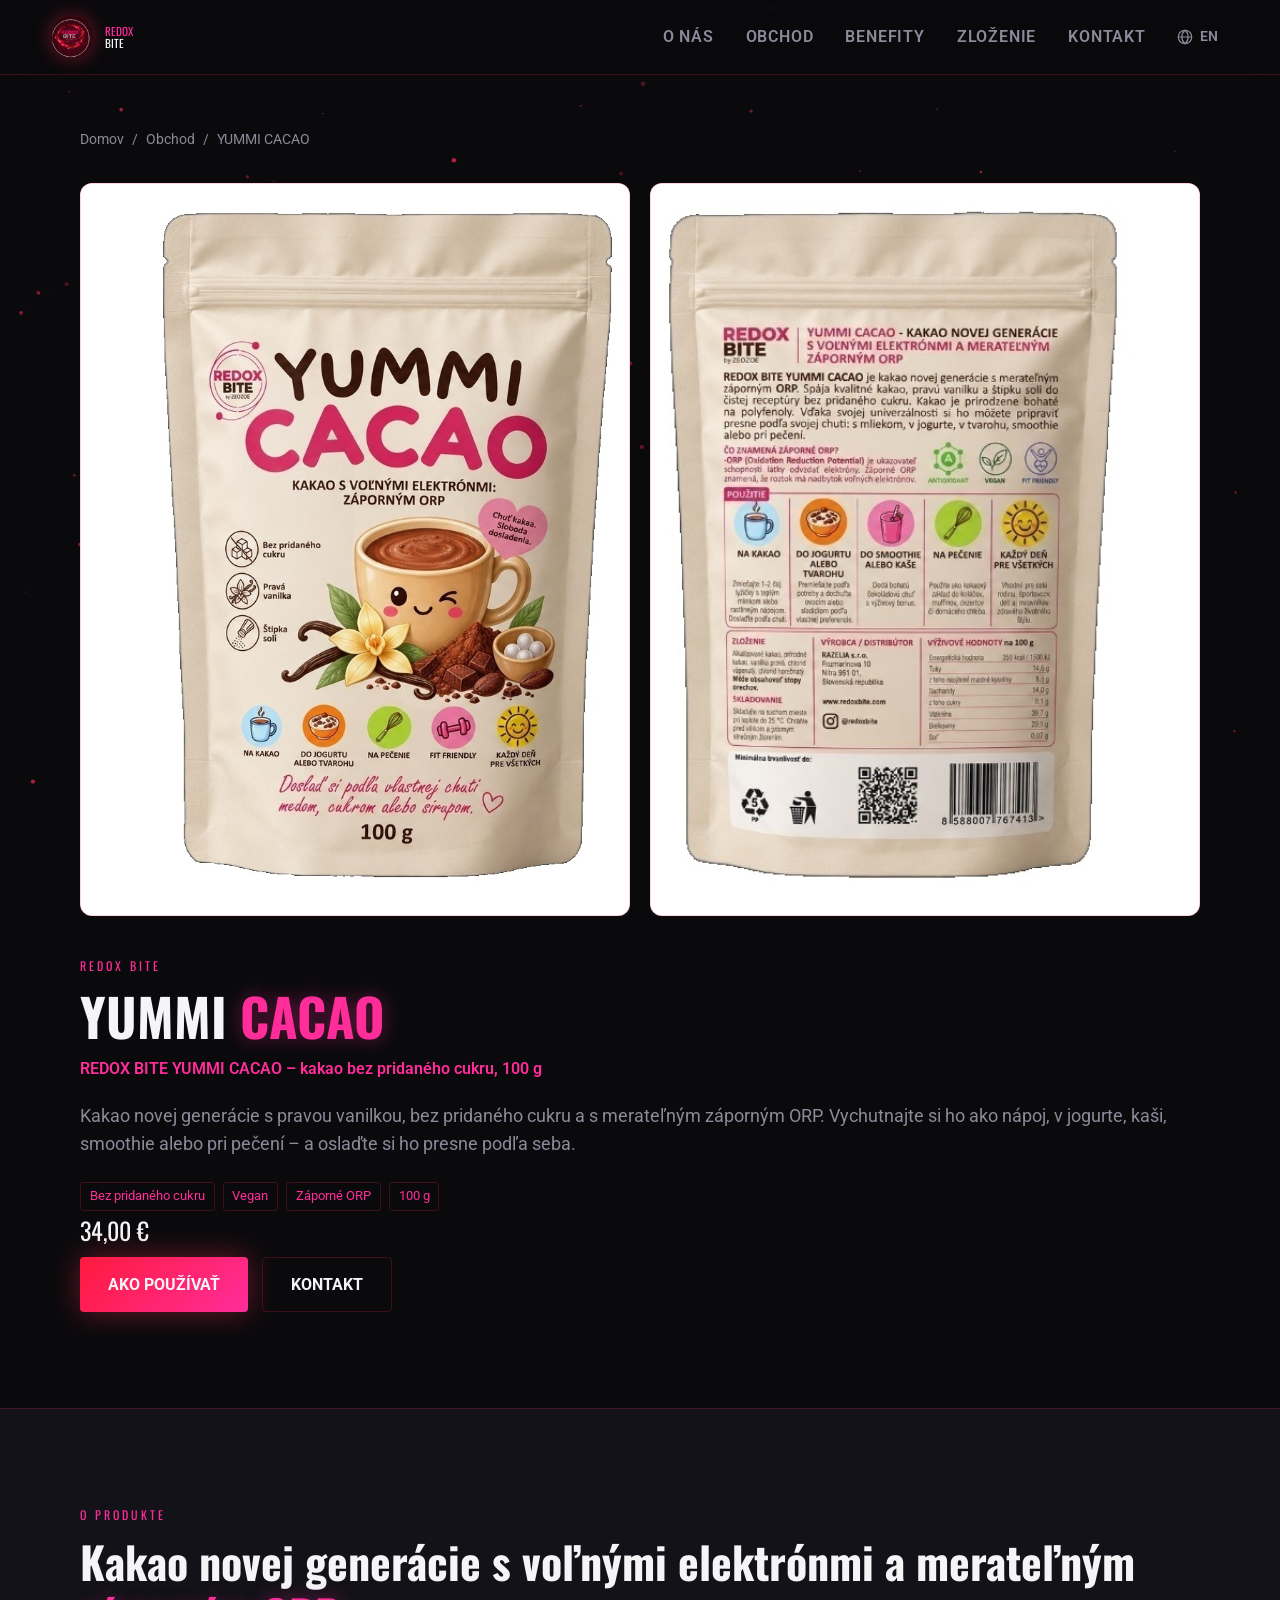
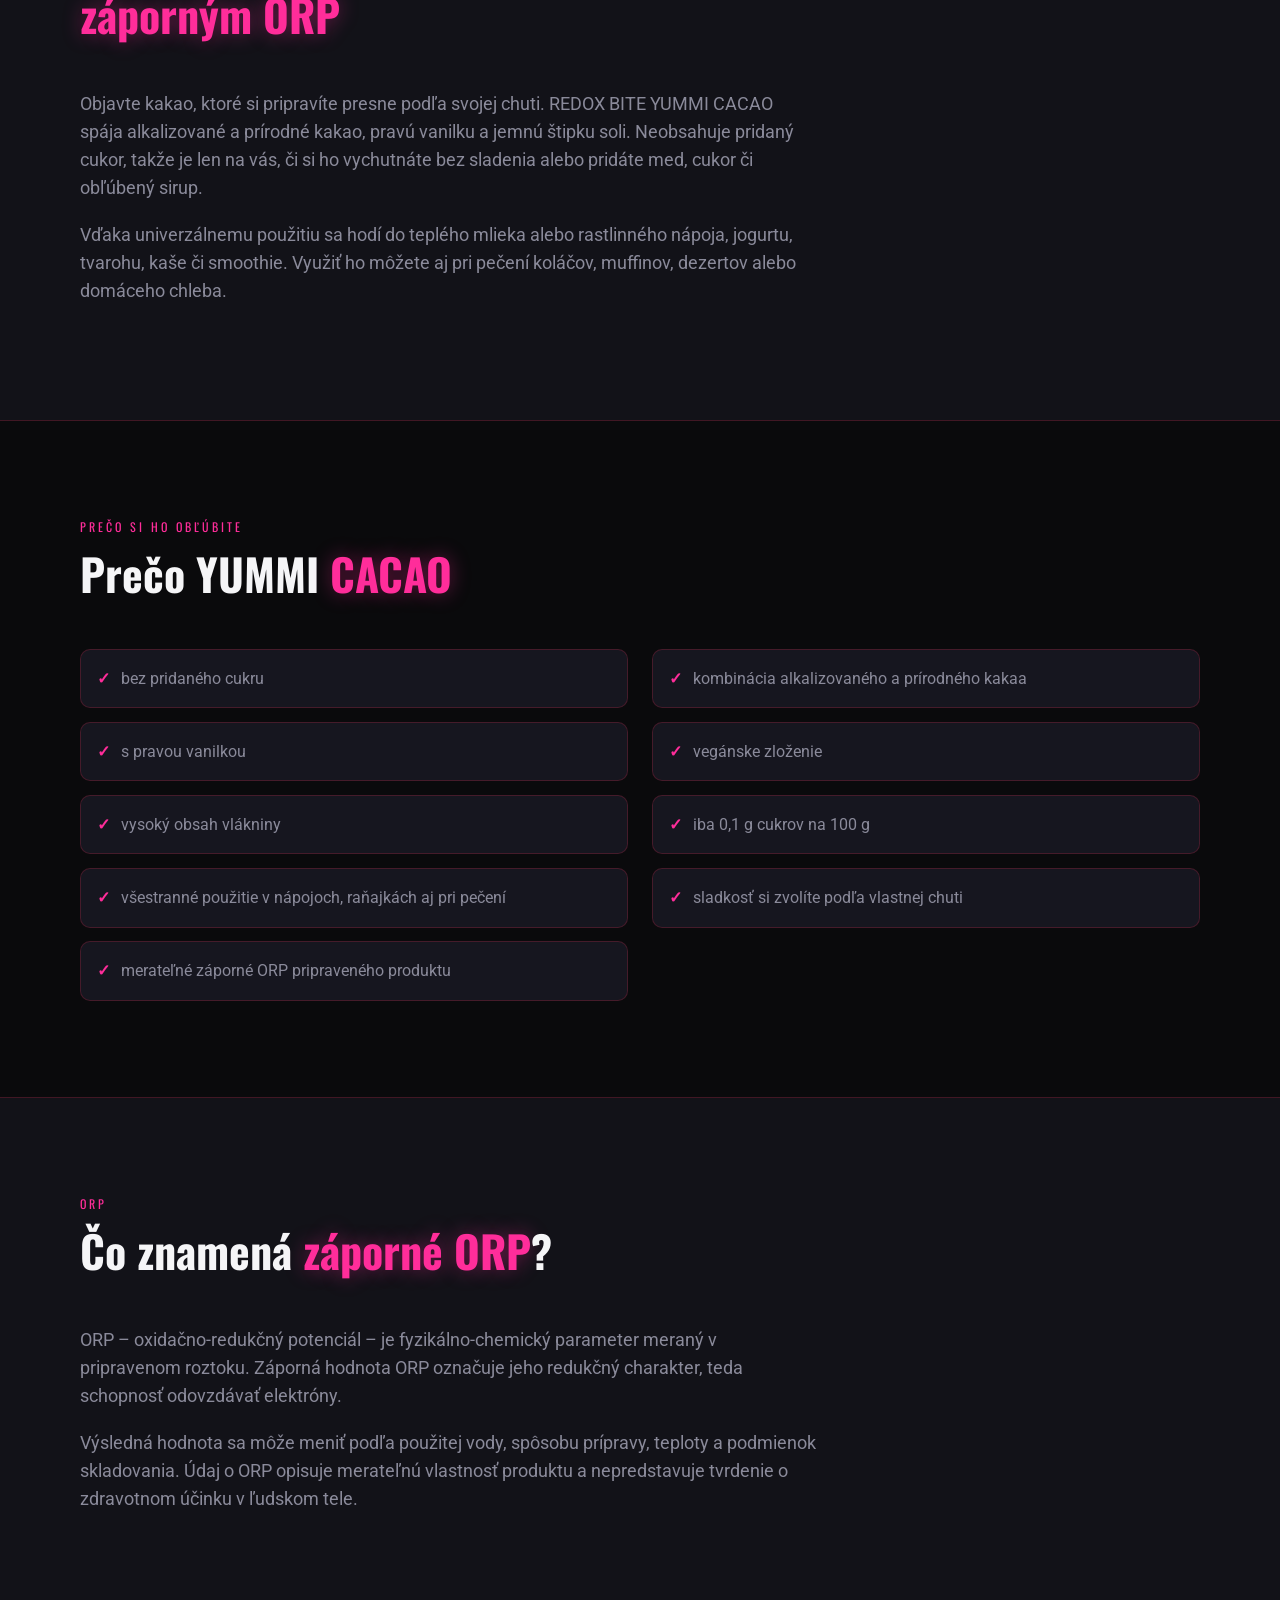
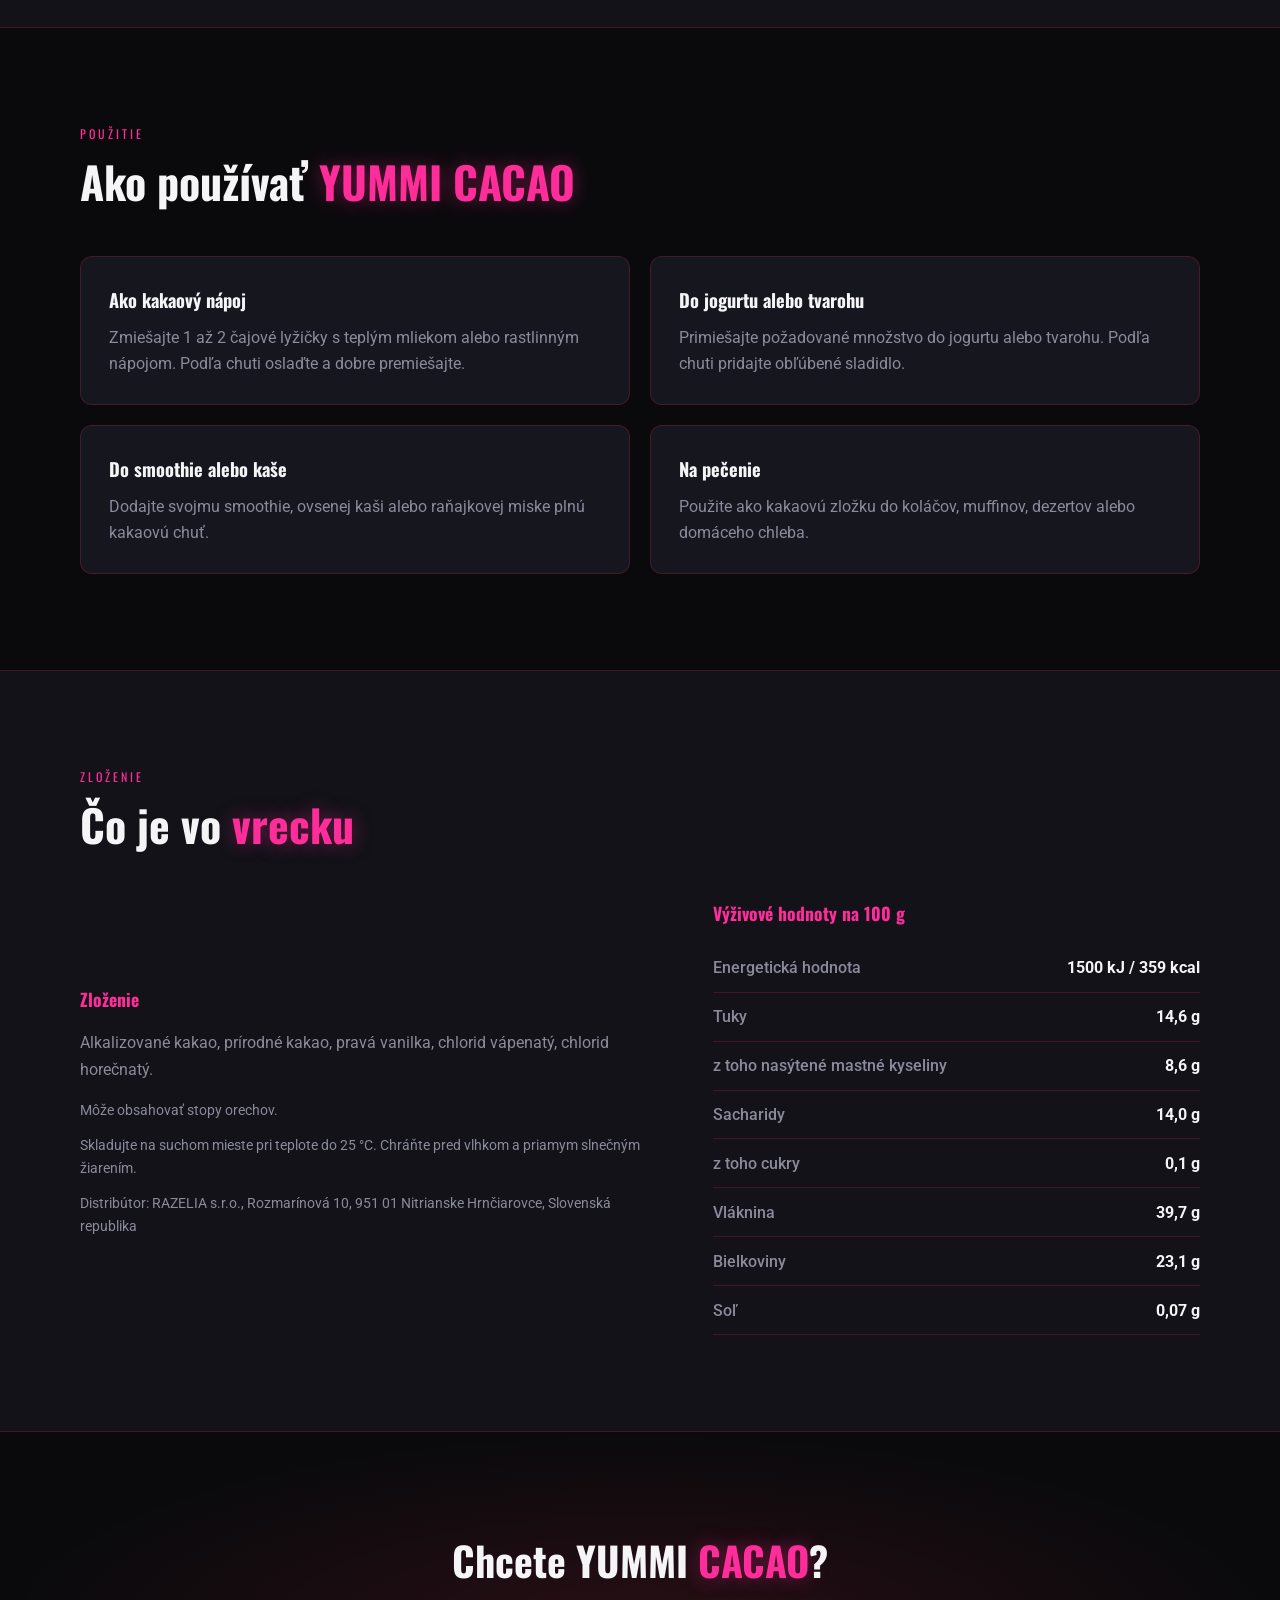
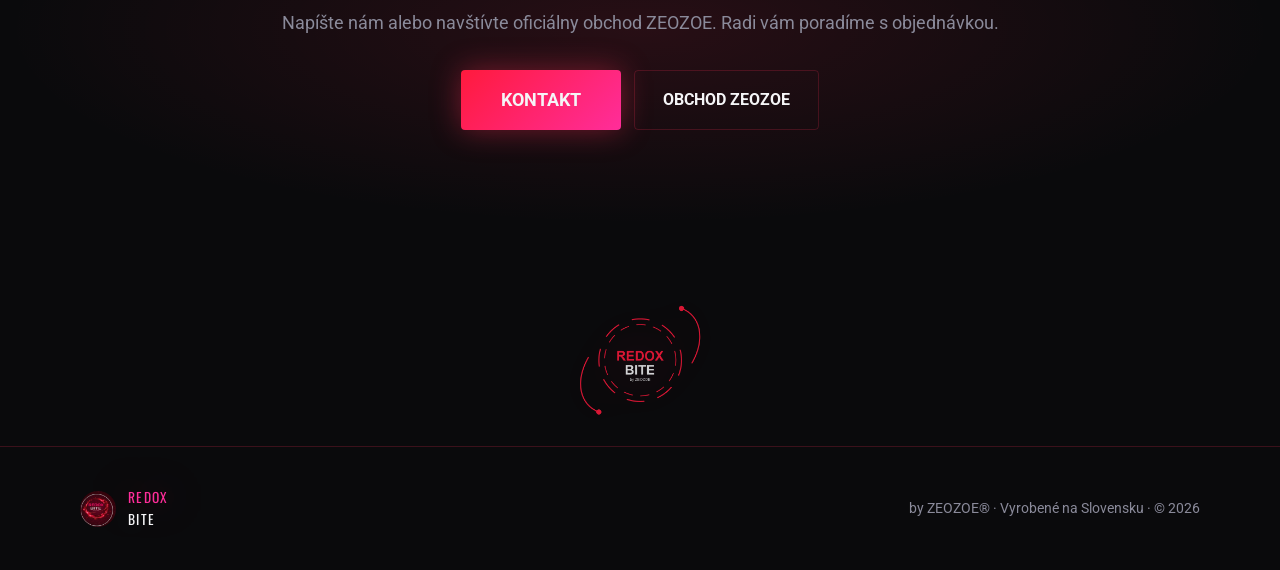
<file: yummi-cacao-kakao-bez-pridaneho-cukru/index.html>
<!DOCTYPE html>
<html lang="sk">
<head>
  <meta charset="UTF-8">
  <meta name="viewport" content="width=device-width, initial-scale=1.0">
  <title data-i18n="ycPageTitle">REDOX BITE YUMMI CACAO – kakao bez pridaného cukru, 100 g</title>
  <meta name="description" content="YUMMI CACAO spája prírodné a alkalizované kakao, pravú vanilku a merateľné záporné ORP. Bez pridaného cukru, do nápojov, kaší aj na pečenie." data-i18n-content="ycMetaDesc">
  <meta name="keywords" content="kakao bez pridaného cukru, YUMMI CACAO, REDOX BITE, kakao s vanilkou, vegánske kakao, kakao na pitie, kakao do smoothie, kakao do jogurtu, kakao na pečenie, záporné ORP, kvalitné kakao">
  <link rel="canonical" href="https://redoxbite.com/yummi-cacao-kakao-bez-pridaneho-cukru/">
  <meta property="og:type" content="product">
  <meta property="og:locale" content="sk_SK">
  <meta property="og:url" content="https://redoxbite.com/yummi-cacao-kakao-bez-pridaneho-cukru/">
  <meta property="og:title" content="REDOX BITE YUMMI CACAO – kakao bez pridaného cukru, 100 g" data-i18n-content="ycPageTitle">
  <meta property="og:description" content="YUMMI CACAO spája prírodné a alkalizované kakao, pravú vanilku a merateľné záporné ORP. Bez pridaného cukru, do nápojov, kaší aj na pečenie." data-i18n-content="ycMetaDesc">
  <meta property="og:image" content="https://redoxbite.com/assets/yummi-cacao-classic-front.jpg">
  <meta name="twitter:card" content="summary_large_image">
  <meta name="twitter:title" content="REDOX BITE YUMMI CACAO – kakao bez pridaného cukru, 100 g" data-i18n-content="ycPageTitle">
  <meta name="twitter:description" content="YUMMI CACAO spája prírodné a alkalizované kakao, pravú vanilku a merateľné záporné ORP. Bez pridaného cukru, do nápojov, kaší aj na pečenie." data-i18n-content="ycMetaDesc">
  <meta name="twitter:image" content="https://redoxbite.com/assets/yummi-cacao-classic-front.jpg">
  <link rel="icon" href="../assets/logo-red.png" type="image/png">
  <link rel="preconnect" href="https://fonts.googleapis.com">
  <link rel="preconnect" href="https://fonts.gstatic.com" crossorigin>
  <link href="https://fonts.googleapis.com/css?family=Roboto:400,500,700|Oswald:700&subset=latin,latin-ext&display=swap" rel="stylesheet">
  <link rel="stylesheet" href="../css/style.css?v=41">
  <script type="application/ld+json">
  {
    "@context": "https://schema.org",
    "@graph": [
      {
        "@type": "Product",
        "name": "REDOX BITE YUMMI CACAO – kakao bez pridaného cukru, 100 g",
        "description": "YUMMI CACAO spája prírodné a alkalizované kakao, pravú vanilku a merateľné záporné ORP. Bez pridaného cukru, do nápojov, kaší aj na pečenie.",
        "image": [
          "https://redoxbite.com/assets/yummi-cacao-classic-front.jpg",
          "https://redoxbite.com/assets/yummi-cacao-classic-back.jpg"
        ],
        "brand": { "@type": "Brand", "name": "REDOX BITE" },
        "sku": "8588007767413",
        "gtin13": "8588007767413",
        "offers": {
          "@type": "Offer",
          "priceCurrency": "EUR",
          "price": "34.00",
          "availability": "https://schema.org/InStock",
          "url": "https://redoxbite.com/yummi-cacao-kakao-bez-pridaneho-cukru/"
        },
        "weight": { "@type": "QuantitativeValue", "value": "100", "unitCode": "GRM" },
        "manufacturer": {
          "@type": "Organization",
          "name": "RAZELIA s.r.o.",
          "address": {
            "@type": "PostalAddress",
            "streetAddress": "Rozmarínová 10",
            "addressLocality": "Nitrianske Hrnčiarovce",
            "postalCode": "951 01",
            "addressCountry": "SK"
          }
        }
      }
    ]
  }
  </script>
</head>
<body>
  <canvas id="particles" aria-hidden="true"></canvas>

  <header class="site-header">
    <a href="../" class="brand">
      <img src="../assets/logo-red.png" alt="Redox Bite logo" width="42" height="42">
      <span class="brand-text">
        <span class="brand-redox">REDOX</span>
        <span class="brand-bite">BITE</span>
      </span>
    </a>
    <div class="header-right">
      <nav class="site-nav">
        <a href="../#about" data-i18n="navAbout">O nás</a>
        <a href="../#products" data-i18n="navShop">Obchod</a>
        <a href="#vlastnosti" data-i18n="navBenefits">Benefity</a>
        <a href="#zlozenie" data-i18n="navIngredients">Zloženie</a>
        <a href="../#contact" data-i18n="navContact">Kontakt</a>
      </nav>
      <button class="lang-toggle" type="button" id="langToggle" aria-label="Prepnúť do angličtiny">
        <svg class="lang-toggle__icon" viewBox="0 0 24 24" width="18" height="18" aria-hidden="true" focusable="false">
          <circle cx="12" cy="12" r="9" fill="none" stroke="currentColor" stroke-width="1.6"/>
          <path d="M3 12h18M12 3c2.8 2.4 4.2 5.4 4.2 9s-1.4 6.6-4.2 9c-2.8-2.4-4.2-5.4-4.2-9S9.2 5.4 12 3z" fill="none" stroke="currentColor" stroke-width="1.6"/>
        </svg>
        <span class="lang-toggle__code" id="langCode">EN</span>
      </button>
      <button class="nav-toggle" type="button" aria-label="Otvoriť menu" aria-expanded="false" data-i18n-aria="navToggle">
        <span></span><span></span><span></span>
      </button>
    </div>
  </header>

  <main>
    <section class="section pdp">
      <div class="container">
        <nav class="pdp__breadcrumb" aria-label="Breadcrumb">
          <a href="../" data-i18n="cacaoHome">Domov</a>
          <span aria-hidden="true">/</span>
          <a href="../#products" data-i18n="navShop">Obchod</a>
          <span aria-hidden="true">/</span>
          <span data-i18n="ycBreadcrumb">YUMMI CACAO</span>
        </nav>

        <div class="pdp__hero">
          <div class="pdp__gallery">
            <figure class="pdp__shot pdp__shot--cream">
              <img
                src="../assets/yummi-cacao-classic-front.jpg?v=5"
                alt="REDOX BITE YUMMI CACAO v béžovom doypack balení 100 g"
                data-i18n-alt="ycFrontAlt"
                width="768"
                height="1024"
              >
            </figure>
            <figure class="pdp__shot pdp__shot--cream">
              <img
                src="../assets/yummi-cacao-classic-back.jpg?v=5"
                alt="Zadná strana balenia YUMMI CACAO so zložením, použitím a výživovými údajmi"
                data-i18n-alt="ycBackAlt"
                width="512"
                height="682"
              >
            </figure>
          </div>

          <div class="pdp__summary">
            <p class="section-label">REDOX BITE</p>
            <h1 data-i18n-html="ycH1">YUMMI <span class="highlight">CACAO</span></h1>
            <p class="pdp__seo-name" data-i18n="ycSeoName">REDOX BITE YUMMI CACAO – kakao bez pridaného cukru, 100 g</p>
            <p class="pdp__lead" data-i18n="ycShort">
              Kakao novej generácie s pravou vanilkou, bez pridaného cukru a s merateľným záporným ORP. Vychutnajte si ho ako nápoj, v jogurte, kaši, smoothie alebo pri pečení – a oslaďte si ho presne podľa seba.
            </p>
            <ul class="product-tags">
              <li data-i18n="cacaoTagSugar">Bez pridaného cukru</li>
              <li data-i18n="cacaoTagVegan">Vegan</li>
              <li data-i18n="cacaoTagOrp">Záporné ORP</li>
              <li>100 g</li>
            </ul>
            <p class="product-price">34,00 €</p>
            <div class="pdp__actions">
              <a href="#pouzitie" class="btn btn-primary" data-i18n="cacaoUseBtn">Ako používať</a>
              <a href="../#contact" class="btn btn-ghost" data-i18n="navContact">Kontakt</a>
            </div>
          </div>
        </div>
      </div>
    </section>

    <section class="section section-dark" id="popis">
      <div class="container">
        <p class="section-label" data-i18n="cacaoAboutLabel">O produkte</p>
        <h2 class="section-title" data-i18n-html="ycAboutTitle">Kakao novej generácie s voľnými elektrónmi a merateľným <span class="highlight">záporným ORP</span></h2>
        <div class="pdp__copy">
          <p data-i18n="ycLong1">
            Objavte kakao, ktoré si pripravíte presne podľa svojej chuti. REDOX BITE YUMMI CACAO spája alkalizované a prírodné kakao, pravú vanilku a jemnú štipku soli. Neobsahuje pridaný cukor, takže je len na vás, či si ho vychutnáte bez sladenia alebo pridáte med, cukor či obľúbený sirup.
          </p>
          <p data-i18n="ycLong2">
            Vďaka univerzálnemu použitiu sa hodí do teplého mlieka alebo rastlinného nápoja, jogurtu, tvarohu, kaše či smoothie. Využiť ho môžete aj pri pečení koláčov, muffinov, dezertov alebo domáceho chleba.
          </p>
        </div>
      </div>
    </section>

    <section class="section" id="vlastnosti">
      <div class="container">
        <p class="section-label" data-i18n="ycFeatLabel">Prečo si ho obľúbite</p>
        <h2 class="section-title" data-i18n-html="ycFeatTitle">Prečo YUMMI <span class="highlight">CACAO</span></h2>
        <ul class="pdp__features">
          <li data-i18n="ycFeat1">bez pridaného cukru</li>
          <li data-i18n="ycFeat2">kombinácia alkalizovaného a prírodného kakaa</li>
          <li data-i18n="ycFeat3">s pravou vanilkou</li>
          <li data-i18n="ycFeat4">vegánske zloženie</li>
          <li data-i18n="ycFeat5">vysoký obsah vlákniny</li>
          <li data-i18n="ycFeat6">iba 0,1 g cukrov na 100 g</li>
          <li data-i18n="ycFeat7">všestranné použitie v nápojoch, raňajkách aj pri pečení</li>
          <li data-i18n="ycFeat8">sladkosť si zvolíte podľa vlastnej chuti</li>
          <li data-i18n="ycFeat9">merateľné záporné ORP pripraveného produktu</li>
        </ul>
      </div>
    </section>

    <section class="section section-dark" id="orp">
      <div class="container">
        <p class="section-label">ORP</p>
        <h2 class="section-title" data-i18n-html="ycOrpTitle">Čo znamená <span class="highlight">záporné ORP</span>?</h2>
        <div class="pdp__copy">
          <p data-i18n="ycOrp1">
            ORP – oxidačno-redukčný potenciál – je fyzikálno-chemický parameter meraný v pripravenom roztoku. Záporná hodnota ORP označuje jeho redukčný charakter, teda schopnosť odovzdávať elektróny.
          </p>
          <p data-i18n="ycOrp2">
            Výsledná hodnota sa môže meniť podľa použitej vody, spôsobu prípravy, teploty a podmienok skladovania. Údaj o ORP opisuje merateľnú vlastnosť produktu a nepredstavuje tvrdenie o zdravotnom účinku v ľudskom tele.
          </p>
        </div>
      </div>
    </section>

    <section class="section" id="pouzitie">
      <div class="container">
        <p class="section-label" data-i18n="cacaoUseLabel">Použitie</p>
        <h2 class="section-title" data-i18n-html="ycUseTitle">Ako používať <span class="highlight">YUMMI CACAO</span></h2>
        <div class="pdp__usage">
          <article class="pdp__use-card">
            <h3 data-i18n="ycUse1Title">Ako kakaový nápoj</h3>
            <p data-i18n="ycUse1Text">Zmiešajte 1 až 2 čajové lyžičky s teplým mliekom alebo rastlinným nápojom. Podľa chuti oslaďte a dobre premiešajte.</p>
          </article>
          <article class="pdp__use-card">
            <h3 data-i18n="ycUse2Title">Do jogurtu alebo tvarohu</h3>
            <p data-i18n="ycUse2Text">Primiešajte požadované množstvo do jogurtu alebo tvarohu. Podľa chuti pridajte obľúbené sladidlo.</p>
          </article>
          <article class="pdp__use-card">
            <h3 data-i18n="ycUse3Title">Do smoothie alebo kaše</h3>
            <p data-i18n="ycUse3Text">Dodajte svojmu smoothie, ovsenej kaši alebo raňajkovej miske plnú kakaovú chuť.</p>
          </article>
          <article class="pdp__use-card">
            <h3 data-i18n="ycUse4Title">Na pečenie</h3>
            <p data-i18n="ycUse4Text">Použite ako kakaovú zložku do koláčov, muffinov, dezertov alebo domáceho chleba.</p>
          </article>
        </div>
      </div>
    </section>

    <section class="section section-dark" id="zlozenie">
      <div class="container">
        <p class="section-label" data-i18n="ingHeading">Zloženie</p>
        <h2 class="section-title" data-i18n-html="ycIngTitle">Čo je vo <span class="highlight">vrecku</span></h2>
        <div class="formula-layout">
          <div class="ingredients-block">
            <h3 data-i18n="ingHeading">Zloženie</h3>
            <p class="ingredients-text" data-i18n="ycIngText">
              Alkalizované kakao, prírodné kakao, pravá vanilka, chlorid vápenatý, chlorid horečnatý.
            </p>
            <p class="ingredients-note" data-i18n="ycAllergens">Môže obsahovať stopy orechov.</p>
            <p class="ingredients-note" data-i18n="ycStorage">Skladujte na suchom mieste pri teplote do 25 °C. Chráňte pred vlhkom a priamym slnečným žiarením.</p>
            <p class="ingredients-note" data-i18n="ycDistributor">Distribútor: RAZELIA s.r.o., Rozmarínová 10, 951 01 Nitrianske Hrnčiarovce, Slovenská republika</p>
          </div>
          <div class="usage-block">
            <h3 data-i18n="ycNutriTitle">Výživové hodnoty na 100 g</h3>
            <table class="pdp__nutrition">
              <caption class="visually-hidden" data-i18n="ycNutriTitle">Výživové hodnoty na 100 g</caption>
              <tbody>
                <tr>
                  <th scope="row" data-i18n="cacaoNutriEnergy">Energetická hodnota</th>
                  <td>1500 kJ / 359 kcal</td>
                </tr>
                <tr>
                  <th scope="row" data-i18n="cacaoNutriFat">Tuky</th>
                  <td>14,6 g</td>
                </tr>
                <tr>
                  <th scope="row" data-i18n="cacaoNutriSat">z toho nasýtené mastné kyseliny</th>
                  <td>8,6 g</td>
                </tr>
                <tr>
                  <th scope="row" data-i18n="cacaoNutriCarb">Sacharidy</th>
                  <td>14,0 g</td>
                </tr>
                <tr>
                  <th scope="row" data-i18n="cacaoNutriSugar">z toho cukry</th>
                  <td>0,1 g</td>
                </tr>
                <tr>
                  <th scope="row" data-i18n="cacaoNutriFiber">Vláknina</th>
                  <td>39,7 g</td>
                </tr>
                <tr>
                  <th scope="row" data-i18n="cacaoNutriProtein">Bielkoviny</th>
                  <td>23,1 g</td>
                </tr>
                <tr>
                  <th scope="row" data-i18n="cacaoNutriSalt">Soľ</th>
                  <td>0,07 g</td>
                </tr>
              </tbody>
            </table>
          </div>
        </div>
      </div>
    </section>

    <section class="section cta-section">
      <div class="container cta-inner">
        <h2 data-i18n-html="ycCtaTitle">Chcete YUMMI <span class="highlight">CACAO</span>?</h2>
        <p data-i18n="ycCtaText">Napíšte nám alebo navštívte oficiálny obchod ZEOZOE. Radi vám poradíme s objednávkou.</p>
        <div class="pdp__actions pdp__actions--center">
          <a href="../#contact" class="btn btn-primary btn-lg" data-i18n="navContact">Kontakt</a>
          <a href="https://www.zeozoe.sk/kategoria-produktu/vsetko/redox-bite/" class="btn btn-ghost" target="_blank" rel="noopener noreferrer" data-i18n="btnZeozoeShop">Obchod ZEOZOE</a>
        </div>
      </div>
    </section>
  </main>

  <div class="bottom-mark" aria-hidden="true">
    <img src="../assets/logo-orbital-match.png?v=4" alt="" width="140" height="140" loading="lazy">
  </div>

  <footer class="site-footer">
    <div class="container footer-inner">
      <div class="footer-brand">
        <img src="../assets/logo-red.png" alt="" width="36" height="36">
        <span><span class="text-redox">REDOX</span> <span class="text-bite">BITE</span></span>
      </div>
      <p class="footer-credit" data-i18n-html="footerCredit">by ZEOZOE® &middot; Vyrobené na Slovensku &middot; &copy; 2026</p>
    </div>
  </footer>

  <script src="../js/i18n.js?v=3"></script>
  <script src="../js/main.js?v=7"></script>
</body>
</html>
</file>
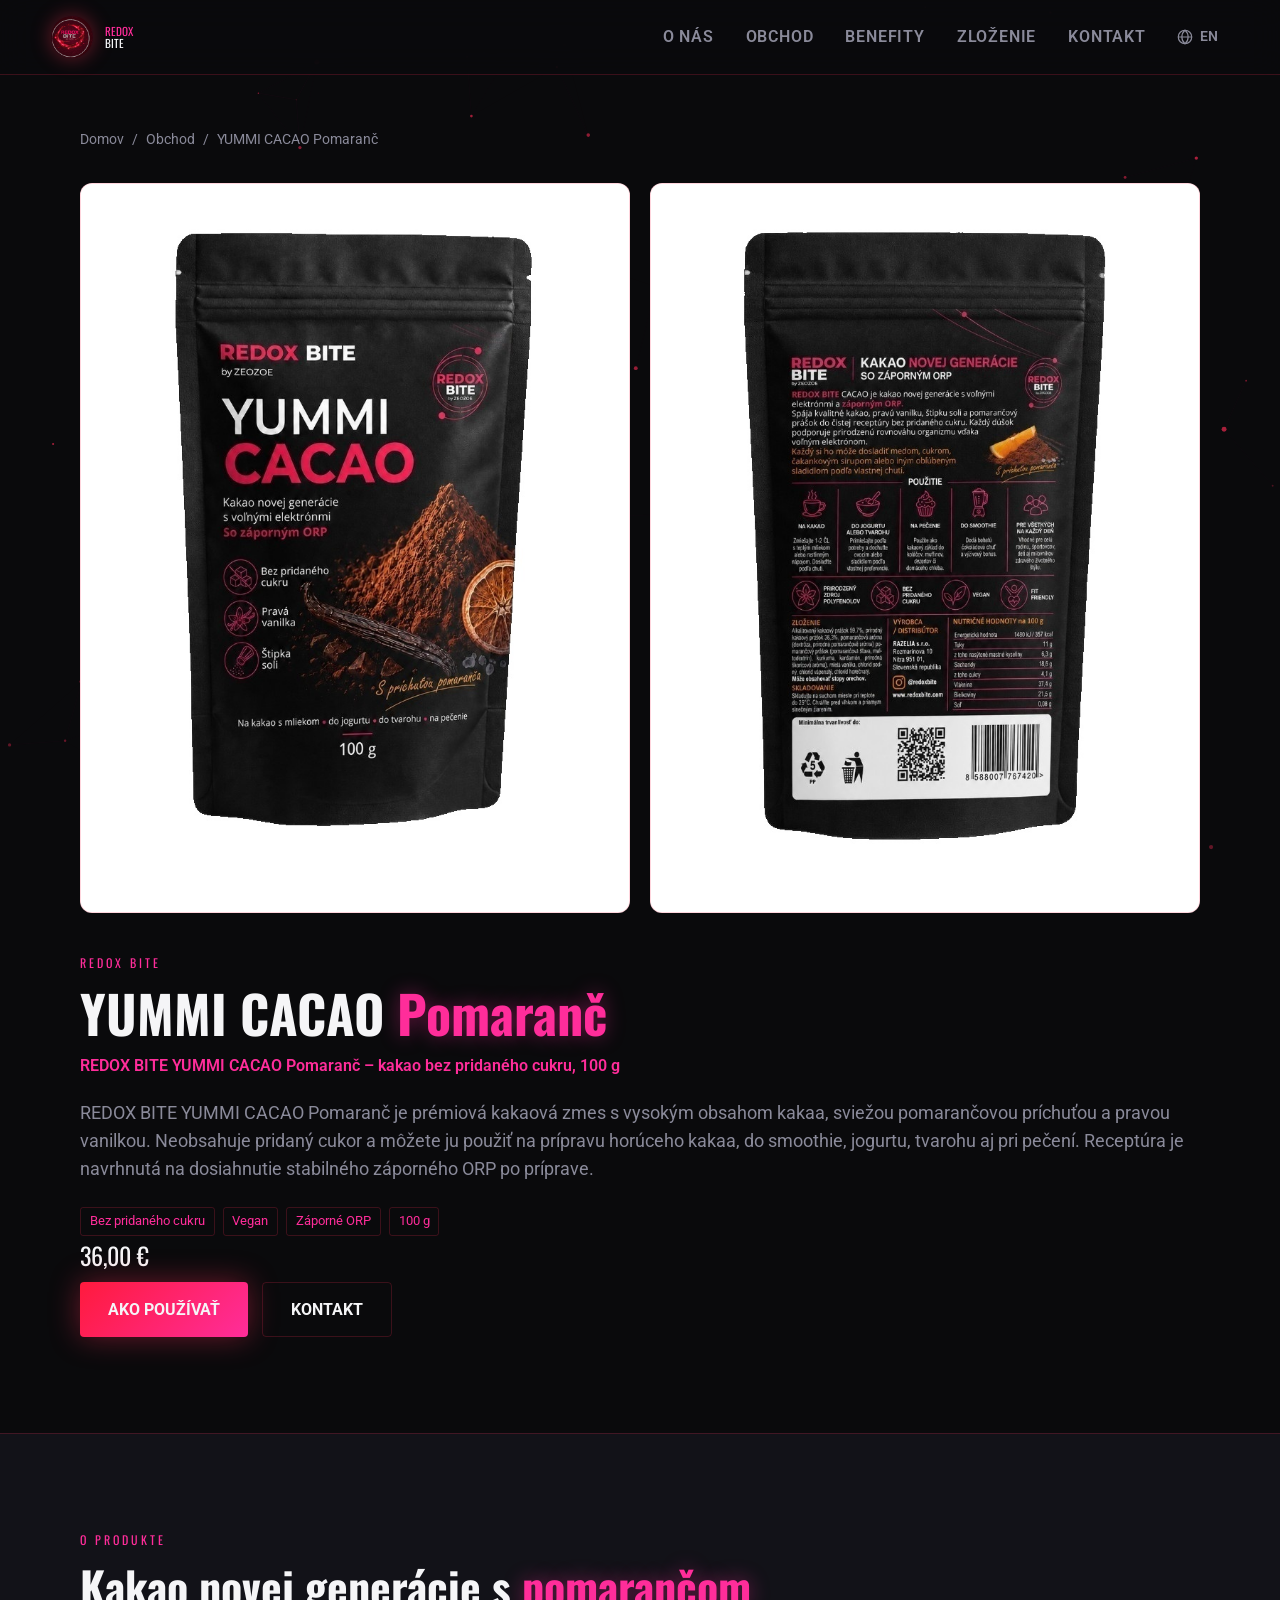
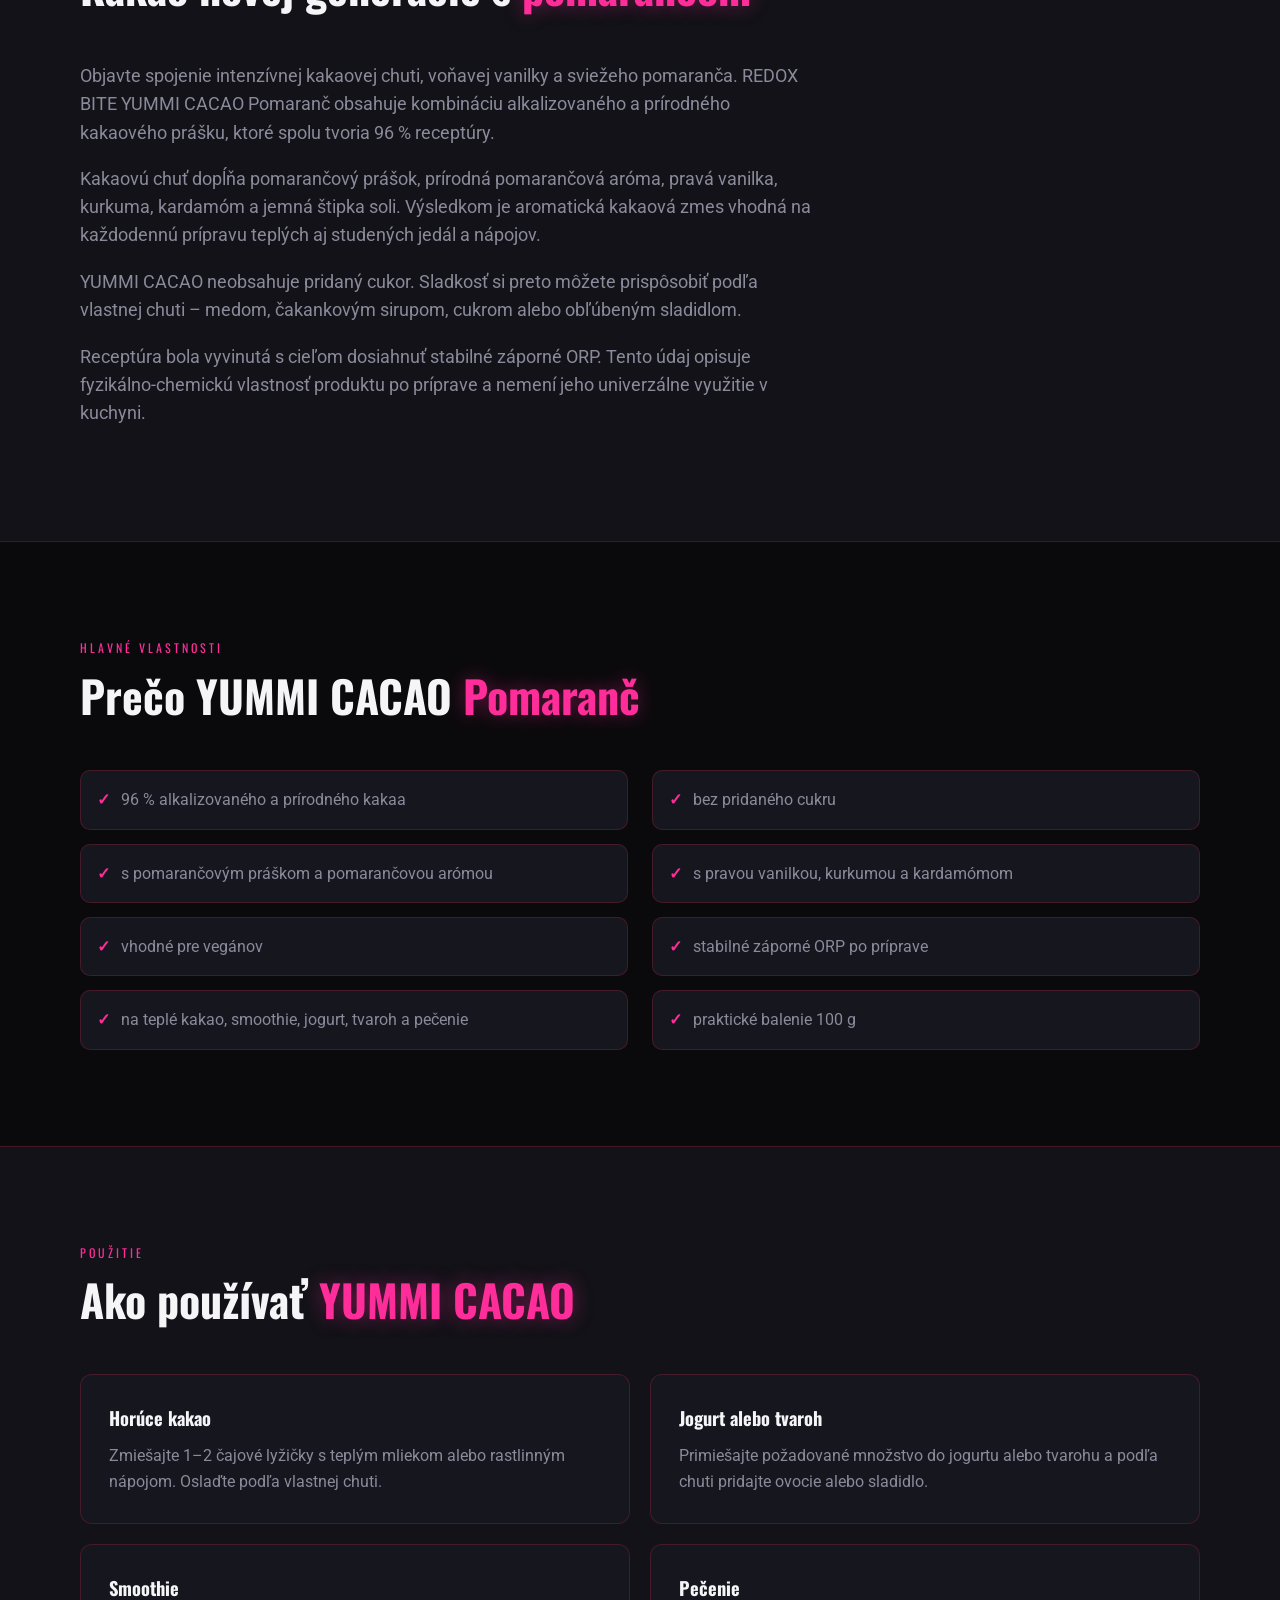
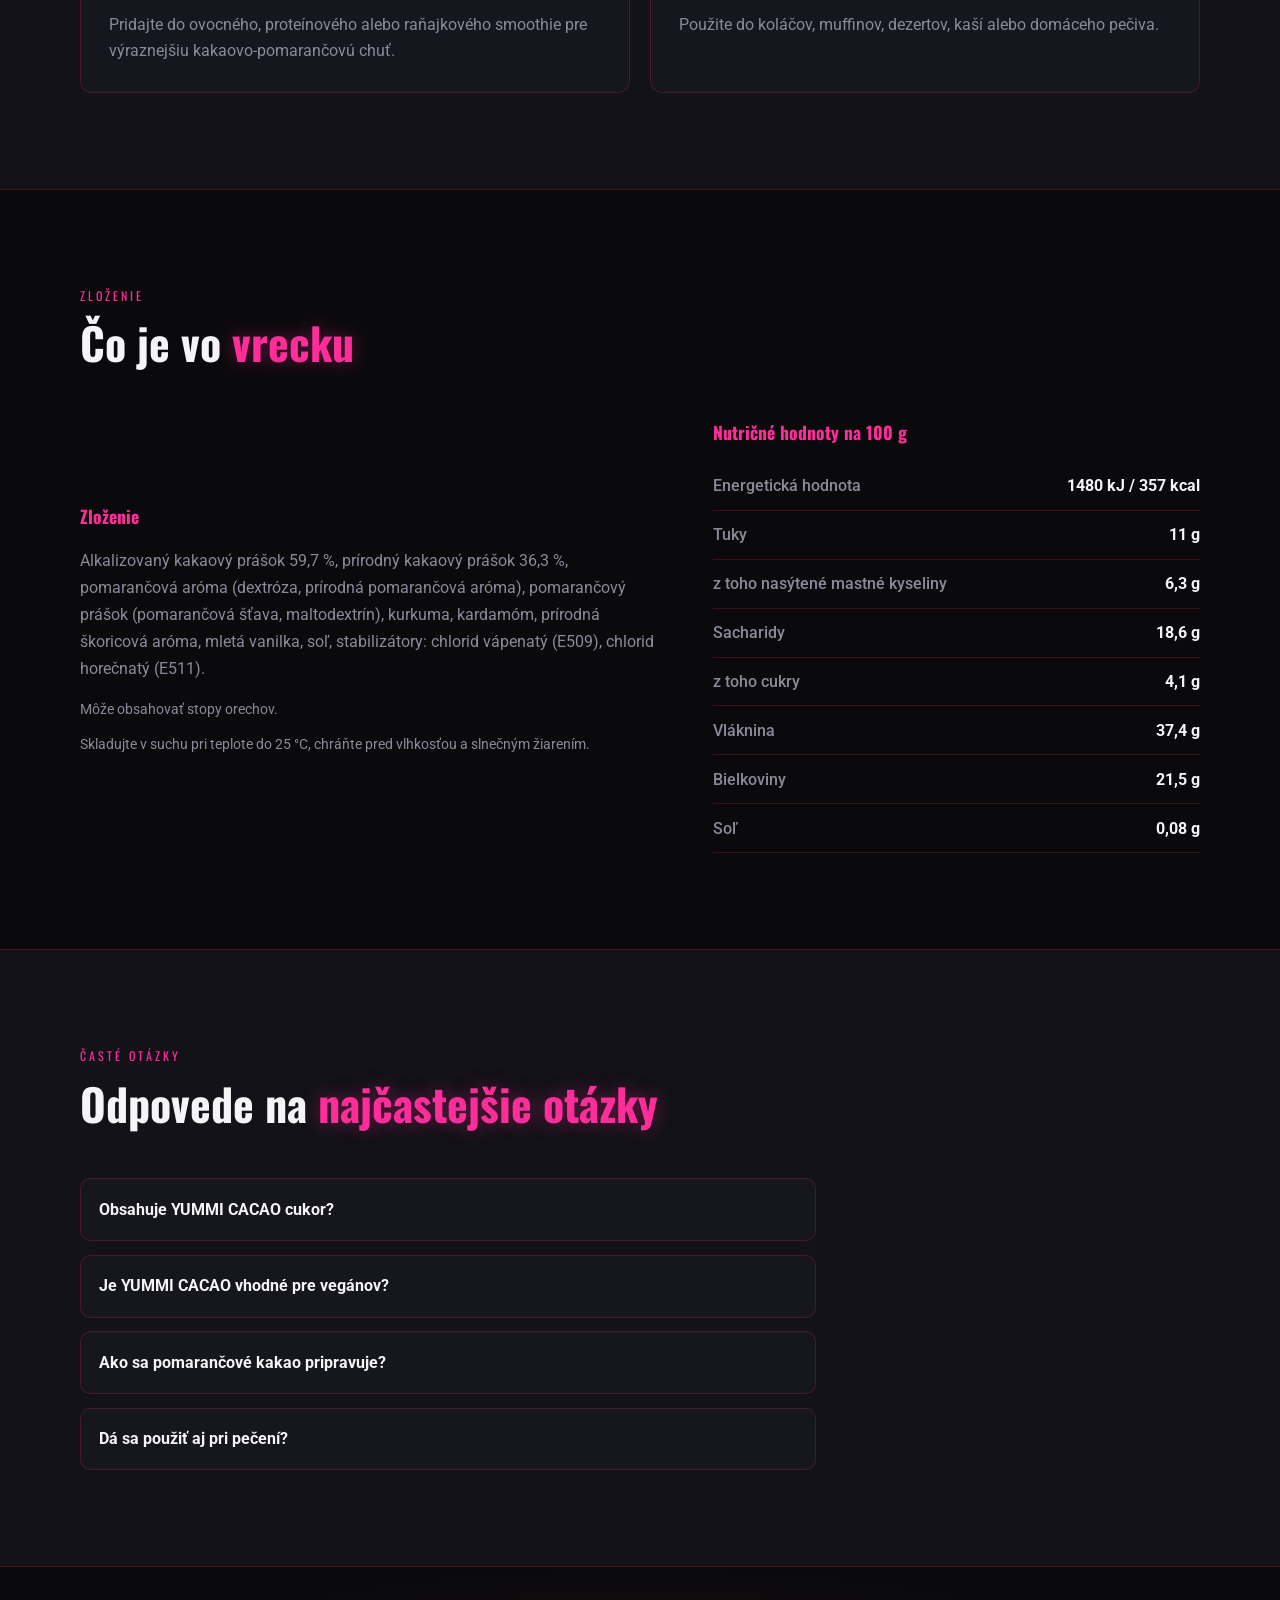
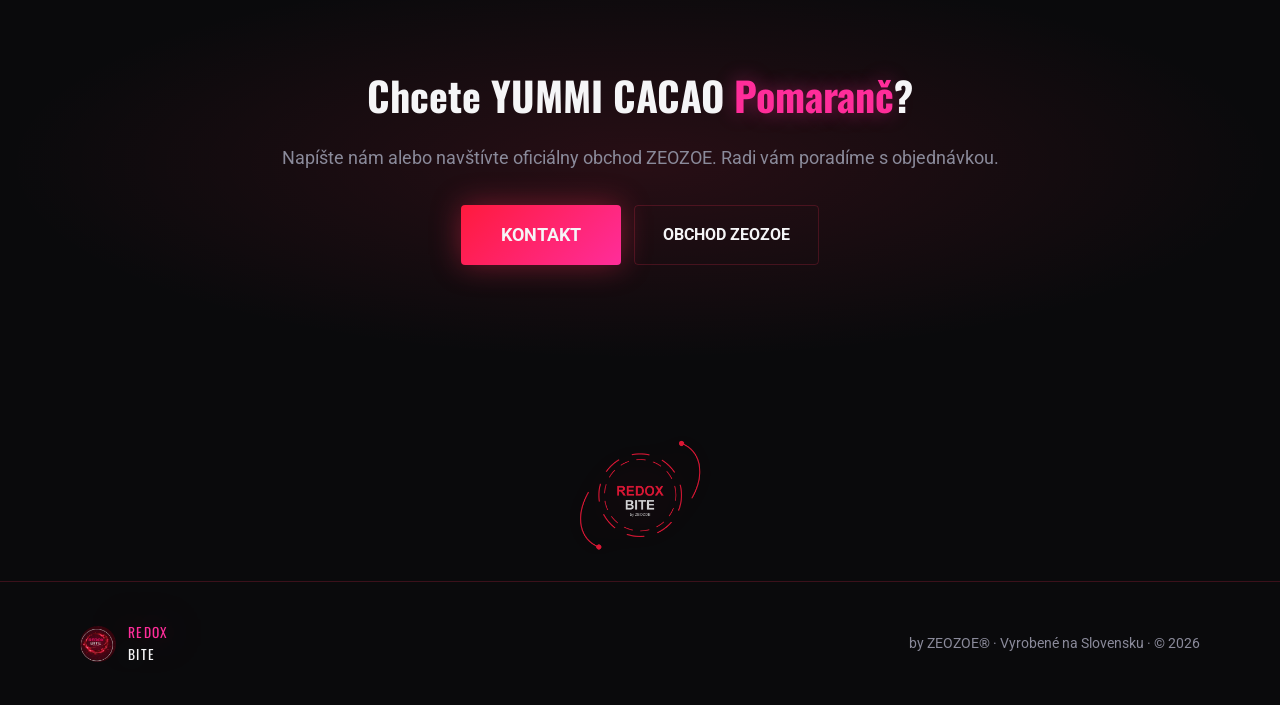
<file: yummi-cacao-pomaranc-kakao-bez-pridaneho-cukru/index.html>
<!DOCTYPE html>
<html lang="sk">
<head>
  <meta charset="UTF-8">
  <meta name="viewport" content="width=device-width, initial-scale=1.0">
  <title data-i18n="cacaoPageTitle">YUMMI CACAO Pomaranč | Bez pridaného cukru</title>
  <meta name="description" content="Prémiová kakaová zmes s pomarančom, pravou vanilkou a bez pridaného cukru. Na horúce kakao, smoothie, jogurt, tvaroh aj pečenie. 100 g." data-i18n-content="cacaoMetaDesc">
  <meta name="keywords" content="kakao s pomarančom, pomarančové kakao, kakao bez pridaného cukru, kvalitné kakao, kakaová zmes, kakao s vanilkou, vegánske kakao, kakao na pitie, kakao do smoothie, kakao do jogurtu, kakao na pečenie, REDOX BITE, YUMMI CACAO">
  <link rel="canonical" href="https://redoxbite.com/yummi-cacao-pomaranc-kakao-bez-pridaneho-cukru/">
  <meta property="og:type" content="product">
  <meta property="og:locale" content="sk_SK">
  <meta property="og:url" content="https://redoxbite.com/yummi-cacao-pomaranc-kakao-bez-pridaneho-cukru/">
  <meta property="og:title" content="YUMMI CACAO Pomaranč | Bez pridaného cukru" data-i18n-content="cacaoPageTitle">
  <meta property="og:description" content="Prémiová kakaová zmes s pomarančom, pravou vanilkou a bez pridaného cukru. Na horúce kakao, smoothie, jogurt, tvaroh aj pečenie. 100 g." data-i18n-content="cacaoMetaDesc">
  <meta property="og:image" content="https://redoxbite.com/assets/yummi-cacao-pomaranc-front.jpg">
  <meta name="twitter:card" content="summary_large_image">
  <meta name="twitter:title" content="YUMMI CACAO Pomaranč | Bez pridaného cukru" data-i18n-content="cacaoPageTitle">
  <meta name="twitter:description" content="Prémiová kakaová zmes s pomarančom, pravou vanilkou a bez pridaného cukru. Na horúce kakao, smoothie, jogurt, tvaroh aj pečenie. 100 g." data-i18n-content="cacaoMetaDesc">
  <meta name="twitter:image" content="https://redoxbite.com/assets/yummi-cacao-pomaranc-front.jpg">
  <link rel="icon" href="../assets/logo-red.png" type="image/png">
  <link rel="preconnect" href="https://fonts.googleapis.com">
  <link rel="preconnect" href="https://fonts.gstatic.com" crossorigin>
  <link href="https://fonts.googleapis.com/css?family=Roboto:400,500,700|Oswald:700&subset=latin,latin-ext&display=swap" rel="stylesheet">
  <link rel="stylesheet" href="../css/style.css?v=41">
  <script type="application/ld+json">
  {
    "@context": "https://schema.org",
    "@graph": [
      {
        "@type": "Product",
        "name": "REDOX BITE YUMMI CACAO Pomaranč – kakao bez pridaného cukru, 100 g",
        "description": "Prémiová kakaová zmes s pomarančom, pravou vanilkou a bez pridaného cukru. Na horúce kakao, smoothie, jogurt, tvaroh aj pečenie. 100 g.",
        "image": [
          "https://redoxbite.com/assets/yummi-cacao-pomaranc-front.jpg",
          "https://redoxbite.com/assets/yummi-cacao-pomaranc-back.jpg"
        ],
        "brand": { "@type": "Brand", "name": "REDOX BITE" },
        "sku": "8588007767420",
        "gtin13": "8588007767420",
        "offers": {
          "@type": "Offer",
          "priceCurrency": "EUR",
          "price": "36.00",
          "availability": "https://schema.org/InStock",
          "url": "https://redoxbite.com/yummi-cacao-pomaranc-kakao-bez-pridaneho-cukru/"
        },
        "weight": { "@type": "QuantitativeValue", "value": "100", "unitCode": "GRM" },
        "manufacturer": {
          "@type": "Organization",
          "name": "RAZELIA s.r.o.",
          "address": {
            "@type": "PostalAddress",
            "streetAddress": "Rozmarínová 10",
            "addressLocality": "Nitra",
            "postalCode": "951 01",
            "addressCountry": "SK"
          }
        }
      },
      {
        "@type": "FAQPage",
        "mainEntity": [
          {
            "@type": "Question",
            "name": "Obsahuje YUMMI CACAO cukor?",
            "acceptedAnswer": {
              "@type": "Answer",
              "text": "Produkt neobsahuje pridaný cukor. Prirodzene sa v ňom však nachádza malé množstvo cukrov pochádzajúcich zo surovín."
            }
          },
          {
            "@type": "Question",
            "name": "Je YUMMI CACAO vhodné pre vegánov?",
            "acceptedAnswer": {
              "@type": "Answer",
              "text": "Áno, samotná kakaová zmes neobsahuje zložky živočíšneho pôvodu. Môžete ju pripraviť s rastlinným nápojom alebo pridať do rastlinného jogurtu."
            }
          },
          {
            "@type": "Question",
            "name": "Ako sa pomarančové kakao pripravuje?",
            "acceptedAnswer": {
              "@type": "Answer",
              "text": "Jednu až dve čajové lyžičky rozmiešajte v teplom mlieku alebo rastlinnom nápoji. Podľa chuti oslaďte."
            }
          },
          {
            "@type": "Question",
            "name": "Dá sa použiť aj pri pečení?",
            "acceptedAnswer": {
              "@type": "Answer",
              "text": "Áno. Hodí sa do koláčov, muffinov, dezertov, raňajkových kaší, smoothie aj domáceho pečiva."
            }
          }
        ]
      }
    ]
  }
  </script>
</head>
<body>
  <canvas id="particles" aria-hidden="true"></canvas>

  <header class="site-header">
    <a href="../" class="brand">
      <img src="../assets/logo-red.png" alt="Redox Bite logo" width="42" height="42">
      <span class="brand-text">
        <span class="brand-redox">REDOX</span>
        <span class="brand-bite">BITE</span>
      </span>
    </a>
    <div class="header-right">
      <nav class="site-nav">
        <a href="../#about" data-i18n="navAbout">O nás</a>
        <a href="../#products" data-i18n="navShop">Obchod</a>
        <a href="#vlastnosti" data-i18n="navBenefits">Benefity</a>
        <a href="#zlozenie" data-i18n="navIngredients">Zloženie</a>
        <a href="../#contact" data-i18n="navContact">Kontakt</a>
      </nav>
      <button class="lang-toggle" type="button" id="langToggle" aria-label="Prepnúť do angličtiny">
        <svg class="lang-toggle__icon" viewBox="0 0 24 24" width="18" height="18" aria-hidden="true" focusable="false">
          <circle cx="12" cy="12" r="9" fill="none" stroke="currentColor" stroke-width="1.6"/>
          <path d="M3 12h18M12 3c2.8 2.4 4.2 5.4 4.2 9s-1.4 6.6-4.2 9c-2.8-2.4-4.2-5.4-4.2-9S9.2 5.4 12 3z" fill="none" stroke="currentColor" stroke-width="1.6"/>
        </svg>
        <span class="lang-toggle__code" id="langCode">EN</span>
      </button>
      <button class="nav-toggle" type="button" aria-label="Otvoriť menu" aria-expanded="false" data-i18n-aria="navToggle">
        <span></span><span></span><span></span>
      </button>
    </div>
  </header>

  <main>
    <section class="section pdp">
      <div class="container">
        <nav class="pdp__breadcrumb" aria-label="Breadcrumb">
          <a href="../" data-i18n="cacaoHome">Domov</a>
          <span aria-hidden="true">/</span>
          <a href="../#products" data-i18n="navShop">Obchod</a>
          <span aria-hidden="true">/</span>
          <span data-i18n="cacaoBreadcrumb">YUMMI CACAO Pomaranč</span>
        </nav>

        <div class="pdp__hero">
          <div class="pdp__gallery">
            <figure class="pdp__shot">
              <img
                src="../assets/yummi-cacao-pomaranc-front.jpg?v=5"
                alt="REDOX BITE YUMMI CACAO s pomarančom v čiernom doypack balení 100 g"
                data-i18n-alt="cacaoFrontAlt"
                width="771"
                height="1024"
              >
            </figure>
            <figure class="pdp__shot">
              <img
                src="../assets/yummi-cacao-pomaranc-back.jpg?v=5"
                alt="Zadná strana balenia YUMMI CACAO Pomaranč so zložením, použitím a výživovými údajmi"
                data-i18n-alt="cacaoBackAlt"
                width="771"
                height="1024"
              >
            </figure>
          </div>

          <div class="pdp__summary">
            <p class="section-label">REDOX BITE</p>
            <h1 data-i18n-html="cacaoH1">YUMMI CACAO <span class="highlight">Pomaranč</span></h1>
            <p class="pdp__seo-name" data-i18n="cacaoSeoName">REDOX BITE YUMMI CACAO Pomaranč – kakao bez pridaného cukru, 100 g</p>
            <p class="pdp__lead" data-i18n="cacaoShort">
              REDOX BITE YUMMI CACAO Pomaranč je prémiová kakaová zmes s vysokým obsahom kakaa, sviežou pomarančovou príchuťou a pravou vanilkou. Neobsahuje pridaný cukor a môžete ju použiť na prípravu horúceho kakaa, do smoothie, jogurtu, tvarohu aj pri pečení. Receptúra je navrhnutá na dosiahnutie stabilného záporného ORP po príprave.
            </p>
            <ul class="product-tags">
              <li data-i18n="cacaoTagSugar">Bez pridaného cukru</li>
              <li data-i18n="cacaoTagVegan">Vegan</li>
              <li data-i18n="cacaoTagOrp">Záporné ORP</li>
              <li>100 g</li>
            </ul>
            <p class="product-price">36,00 €</p>
            <div class="pdp__actions">
              <a href="#pouzitie" class="btn btn-primary" data-i18n="cacaoUseBtn">Ako používať</a>
              <a href="../#contact" class="btn btn-ghost" data-i18n="navContact">Kontakt</a>
            </div>
          </div>
        </div>
      </div>
    </section>

    <section class="section section-dark" id="popis">
      <div class="container">
        <p class="section-label" data-i18n="cacaoAboutLabel">O produkte</p>
        <h2 class="section-title" data-i18n-html="cacaoAboutTitle">Kakao novej generácie s <span class="highlight">pomarančom</span></h2>
        <div class="pdp__copy">
          <p data-i18n="cacaoLong1">
            Objavte spojenie intenzívnej kakaovej chuti, voňavej vanilky a sviežeho pomaranča. REDOX BITE YUMMI CACAO Pomaranč obsahuje kombináciu alkalizovaného a prírodného kakaového prášku, ktoré spolu tvoria 96 % receptúry.
          </p>
          <p data-i18n="cacaoLong2">
            Kakaovú chuť dopĺňa pomarančový prášok, prírodná pomarančová aróma, pravá vanilka, kurkuma, kardamóm a jemná štipka soli. Výsledkom je aromatická kakaová zmes vhodná na každodennú prípravu teplých aj studených jedál a nápojov.
          </p>
          <p data-i18n="cacaoLong3">
            YUMMI CACAO neobsahuje pridaný cukor. Sladkosť si preto môžete prispôsobiť podľa vlastnej chuti – medom, čakankovým sirupom, cukrom alebo obľúbeným sladidlom.
          </p>
          <p data-i18n="cacaoLong4">
            Receptúra bola vyvinutá s cieľom dosiahnuť stabilné záporné ORP. Tento údaj opisuje fyzikálno-chemickú vlastnosť produktu po príprave a nemení jeho univerzálne využitie v kuchyni.
          </p>
        </div>
      </div>
    </section>

    <section class="section" id="vlastnosti">
      <div class="container">
        <p class="section-label" data-i18n="cacaoFeatLabel">Hlavné vlastnosti</p>
        <h2 class="section-title" data-i18n-html="cacaoFeatTitle">Prečo YUMMI CACAO <span class="highlight">Pomaranč</span></h2>
        <ul class="pdp__features">
          <li data-i18n="cacaoFeat1">96 % alkalizovaného a prírodného kakaa</li>
          <li data-i18n="cacaoFeat2">bez pridaného cukru</li>
          <li data-i18n="cacaoFeat3">s pomarančovým práškom a pomarančovou arómou</li>
          <li data-i18n="cacaoFeat4">s pravou vanilkou, kurkumou a kardamómom</li>
          <li data-i18n="cacaoFeat5">vhodné pre vegánov</li>
          <li data-i18n="cacaoFeat6">stabilné záporné ORP po príprave</li>
          <li data-i18n="cacaoFeat7">na teplé kakao, smoothie, jogurt, tvaroh a pečenie</li>
          <li data-i18n="cacaoFeat8">praktické balenie 100 g</li>
        </ul>
      </div>
    </section>

    <section class="section section-dark" id="pouzitie">
      <div class="container">
        <p class="section-label" data-i18n="cacaoUseLabel">Použitie</p>
        <h2 class="section-title" data-i18n-html="cacaoUseTitle">Ako používať <span class="highlight">YUMMI CACAO</span></h2>
        <div class="pdp__usage">
          <article class="pdp__use-card">
            <h3 data-i18n="cacaoUse1Title">Horúce kakao</h3>
            <p data-i18n="cacaoUse1Text">Zmiešajte 1–2 čajové lyžičky s teplým mliekom alebo rastlinným nápojom. Oslaďte podľa vlastnej chuti.</p>
          </article>
          <article class="pdp__use-card">
            <h3 data-i18n="cacaoUse2Title">Jogurt alebo tvaroh</h3>
            <p data-i18n="cacaoUse2Text">Primiešajte požadované množstvo do jogurtu alebo tvarohu a podľa chuti pridajte ovocie alebo sladidlo.</p>
          </article>
          <article class="pdp__use-card">
            <h3 data-i18n="cacaoUse3Title">Smoothie</h3>
            <p data-i18n="cacaoUse3Text">Pridajte do ovocného, proteínového alebo raňajkového smoothie pre výraznejšiu kakaovo-pomarančovú chuť.</p>
          </article>
          <article class="pdp__use-card">
            <h3 data-i18n="cacaoUse4Title">Pečenie</h3>
            <p data-i18n="cacaoUse4Text">Použite do koláčov, muffinov, dezertov, kaší alebo domáceho pečiva.</p>
          </article>
        </div>
      </div>
    </section>

    <section class="section" id="zlozenie">
      <div class="container">
        <p class="section-label" data-i18n="ingHeading">Zloženie</p>
        <h2 class="section-title" data-i18n-html="cacaoIngTitle">Čo je vo <span class="highlight">vrecku</span></h2>
        <div class="formula-layout">
          <div class="ingredients-block">
            <h3 data-i18n="ingHeading">Zloženie</h3>
            <p class="ingredients-text" data-i18n="cacaoIngText">
              Alkalizovaný kakaový prášok 59,7 %, prírodný kakaový prášok 36,3 %, pomarančová aróma (dextróza, prírodná pomarančová aróma), pomarančový prášok (pomarančová šťava, maltodextrín), kurkuma, kardamóm, prírodná škoricová aróma, mletá vanilka, soľ, stabilizátory: chlorid vápenatý (E509), chlorid horečnatý (E511).
            </p>
            <p class="ingredients-note" data-i18n="cacaoAllergens">Môže obsahovať stopy orechov.</p>
            <p class="ingredients-note" data-i18n="cacaoStorage">Skladujte v suchu pri teplote do 25 °C, chráňte pred vlhkosťou a slnečným žiarením.</p>
          </div>
          <div class="usage-block">
            <h3 data-i18n="cacaoNutriTitle">Nutričné hodnoty na 100 g</h3>
            <table class="pdp__nutrition">
              <caption class="visually-hidden" data-i18n="cacaoNutriTitle">Nutričné hodnoty na 100 g</caption>
              <tbody>
                <tr>
                  <th scope="row" data-i18n="cacaoNutriEnergy">Energetická hodnota</th>
                  <td>1480 kJ / 357 kcal</td>
                </tr>
                <tr>
                  <th scope="row" data-i18n="cacaoNutriFat">Tuky</th>
                  <td>11 g</td>
                </tr>
                <tr>
                  <th scope="row" data-i18n="cacaoNutriSat">z toho nasýtené mastné kyseliny</th>
                  <td>6,3 g</td>
                </tr>
                <tr>
                  <th scope="row" data-i18n="cacaoNutriCarb">Sacharidy</th>
                  <td>18,6 g</td>
                </tr>
                <tr>
                  <th scope="row" data-i18n="cacaoNutriSugar">z toho cukry</th>
                  <td>4,1 g</td>
                </tr>
                <tr>
                  <th scope="row" data-i18n="cacaoNutriFiber">Vláknina</th>
                  <td>37,4 g</td>
                </tr>
                <tr>
                  <th scope="row" data-i18n="cacaoNutriProtein">Bielkoviny</th>
                  <td>21,5 g</td>
                </tr>
                <tr>
                  <th scope="row" data-i18n="cacaoNutriSalt">Soľ</th>
                  <td>0,08 g</td>
                </tr>
              </tbody>
            </table>
          </div>
        </div>
      </div>
    </section>

    <section class="section section-dark" id="faq">
      <div class="container">
        <p class="section-label" data-i18n="cacaoFaqLabel">Časté otázky</p>
        <h2 class="section-title" data-i18n-html="cacaoFaqTitle">Odpovede na <span class="highlight">najčastejšie otázky</span></h2>
        <div class="pdp__faq">
          <details class="pdp__faq-item">
            <summary data-i18n="cacaoFaq1Q">Obsahuje YUMMI CACAO cukor?</summary>
            <p data-i18n="cacaoFaq1A">Produkt neobsahuje pridaný cukor. Prirodzene sa v ňom však nachádza malé množstvo cukrov pochádzajúcich zo surovín.</p>
          </details>
          <details class="pdp__faq-item">
            <summary data-i18n="cacaoFaq2Q">Je YUMMI CACAO vhodné pre vegánov?</summary>
            <p data-i18n="cacaoFaq2A">Áno, samotná kakaová zmes neobsahuje zložky živočíšneho pôvodu. Môžete ju pripraviť s rastlinným nápojom alebo pridať do rastlinného jogurtu.</p>
          </details>
          <details class="pdp__faq-item">
            <summary data-i18n="cacaoFaq3Q">Ako sa pomarančové kakao pripravuje?</summary>
            <p data-i18n="cacaoFaq3A">Jednu až dve čajové lyžičky rozmiešajte v teplom mlieku alebo rastlinnom nápoji. Podľa chuti oslaďte.</p>
          </details>
          <details class="pdp__faq-item">
            <summary data-i18n="cacaoFaq4Q">Dá sa použiť aj pri pečení?</summary>
            <p data-i18n="cacaoFaq4A">Áno. Hodí sa do koláčov, muffinov, dezertov, raňajkových kaší, smoothie aj domáceho pečiva.</p>
          </details>
        </div>
      </div>
    </section>

    <section class="section cta-section">
      <div class="container cta-inner">
        <h2 data-i18n-html="cacaoCtaTitle">Chcete YUMMI CACAO <span class="highlight">Pomaranč</span>?</h2>
        <p data-i18n="cacaoCtaText">Napíšte nám alebo navštívte oficiálny obchod ZEOZOE. Radi vám poradíme s objednávkou.</p>
        <div class="pdp__actions pdp__actions--center">
          <a href="../#contact" class="btn btn-primary btn-lg" data-i18n="navContact">Kontakt</a>
          <a href="https://www.zeozoe.sk/kategoria-produktu/vsetko/redox-bite/" class="btn btn-ghost" target="_blank" rel="noopener noreferrer" data-i18n="btnZeozoeShop">Obchod ZEOZOE</a>
        </div>
      </div>
    </section>
  </main>

  <div class="bottom-mark" aria-hidden="true">
    <img src="../assets/logo-orbital-match.png?v=4" alt="" width="140" height="140" loading="lazy">
  </div>

  <footer class="site-footer">
    <div class="container footer-inner">
      <div class="footer-brand">
        <img src="../assets/logo-red.png" alt="" width="36" height="36">
        <span><span class="text-redox">REDOX</span> <span class="text-bite">BITE</span></span>
      </div>
      <p class="footer-credit" data-i18n-html="footerCredit">by ZEOZOE® &middot; Vyrobené na Slovensku &middot; &copy; 2026</p>
    </div>
  </footer>

  <script src="../js/i18n.js?v=3"></script>
  <script src="../js/main.js?v=7"></script>
</body>
</html>
</file>
<file: css/style.css>
*,
*::before,
*::after {
  margin: 0;
  padding: 0;
  box-sizing: border-box;
}

:root {
  --bg: #0a0a0c;
  --bg-elevated: #121218;
  --bg-card: #16161f;
  --red: #ff1a3d;
  --red-glow: #ff2d55;
  --pink: #ff2d9a;
  --magenta: #e91e8c;
  --white: #f5f5f7;
  --muted: #8a8a9a;
  --border: rgba(255, 45, 85, 0.2);
  --font-display: Oswald, sans-serif;
  --font-body: Roboto, Helvetica, sans-serif;
}

html {
  scroll-behavior: smooth;
}

body {
  font-family: Roboto, Helvetica, sans-serif;
  background: var(--bg);
  color: var(--white);
  line-height: 1.6;
  overflow-x: hidden;
}

h1, h2, h3, h4, h5, h6,
.brand-text,
.section-title,
.section-label,
.hero h1,
.stat-value,
.product-price,
.cta-inner h2,
.footer-brand {
  font-family: Oswald, sans-serif;
  letter-spacing: normal;
}

#particles {
  position: fixed;
  inset: 0;
  z-index: 0;
  pointer-events: none;
}

a {
  color: var(--pink);
  text-decoration: none;
  transition: color 0.25s, opacity 0.25s;
}

a:hover {
  color: var(--red-glow);
}

img {
  max-width: 100%;
  display: block;
}

.container {
  width: min(1120px, 92vw);
  margin: 0 auto;
}

/* Header */

.site-header {
  position: fixed;
  top: 0;
  left: 0;
  right: 0;
  z-index: 100;
  display: flex;
  align-items: center;
  justify-content: space-between;
  padding: 1rem 4vw;
  background: rgba(10, 10, 12, 0.75);
  backdrop-filter: blur(16px);
  border-bottom: 1px solid var(--border);
}

.header-right {
  display: flex;
  align-items: center;
  gap: 1.25rem;
}

.lang-toggle {
  display: inline-flex;
  align-items: center;
  gap: 0.4rem;
  padding: 0.35rem 0.55rem;
  background: transparent;
  border: 1px solid transparent;
  border-radius: 4px;
  color: var(--muted);
  font-family: Roboto, Helvetica, sans-serif;
  font-size: 0.85rem;
  font-weight: 600;
  letter-spacing: 0.04em;
  cursor: pointer;
  transition: color 0.2s ease-in-out, border-color 0.2s ease-in-out, background 0.2s ease-in-out;
}

.lang-toggle:hover,
.lang-toggle:focus-visible {
  color: var(--white);
  border-color: var(--border);
  outline: none;
}

.lang-toggle:active {
  color: var(--pink);
}

.lang-toggle__icon {
  display: block;
  flex-shrink: 0;
}

.lang-toggle__code {
  line-height: 1;
}

.brand {
  display: flex;
  align-items: center;
  gap: 0.75rem;
  color: inherit;
}

.brand img,
.footer-brand img {
  border-radius: 50%;
  background: #120008;
  object-fit: cover;
  object-position: center center;
}

.brand img {
  box-shadow: 0 0 20px rgba(255, 45, 85, 0.4);
}

.brand-text {
  display: flex;
  flex-direction: column;
  font-family: Oswald, sans-serif;
  font-size: 0.7rem;
  line-height: 1.1;
  letter-spacing: normal;
}

.brand-redox {
  color: var(--pink);
}

.brand-bite {
  color: var(--white);
}

.site-nav {
  display: flex;
  gap: 2rem;
}

.site-nav a {
  color: var(--muted);
  font-weight: 600;
  font-size: 1rem;
  letter-spacing: 0.05em;
  text-transform: uppercase;
}

.site-nav a:hover {
  color: var(--white);
}

.nav-toggle {
  display: none;
  flex-direction: column;
  gap: 5px;
  background: none;
  border: none;
  cursor: pointer;
  padding: 4px;
}

.nav-toggle span {
  display: block;
  width: 24px;
  height: 2px;
  background: var(--white);
  transition: transform 0.3s, opacity 0.3s;
}

/* Hero */

.hero {
  position: relative;
  min-height: 100vh;
  display: flex;
  align-items: center;
  justify-content: center;
  padding: 7rem 4vw 4rem;
  z-index: 1;
}

.hero-glow {
  position: absolute;
  top: 30%;
  left: 50%;
  transform: translate(-50%, -50%);
  width: 600px;
  height: 600px;
  background: radial-gradient(circle, rgba(255, 45, 85, 0.25) 0%, transparent 70%);
  pointer-events: none;
  animation: pulse-glow 4s ease-in-out infinite;
}

@keyframes pulse-glow {
  0%, 100% { opacity: 0.6; transform: translate(-50%, -50%) scale(1); }
  50% { opacity: 1; transform: translate(-50%, -50%) scale(1.1); }
}

.hero-inner {
  text-align: center;
  max-width: 720px;
  position: relative;
  z-index: 2;
  padding-bottom: 2rem;
}

.hero-logo-stage {
  position: relative;
  width: 210px;
  height: 210px;
  margin: 0 auto 1.5rem;
}

.hero-logo-wrap {
  position: absolute;
  top: 50%;
  left: 50%;
  width: 180px;
  height: 180px;
  transform: translate(-50%, -50%);
  border-radius: 50%;
  overflow: hidden;
  background: #3a0012;
  box-shadow: 0 0 40px rgba(255, 45, 85, 0.35);
  z-index: 2;
}

.hero-logo {
  display: block;
  width: 100%;
  height: 100%;
  object-fit: cover;
  object-position: 45% center;
  transform: scale(1.34) translateX(3%);
}

.orbit-ring-wrap {
  position: absolute;
  top: 50%;
  left: 50%;
  width: 208px;
  height: 208px;
  transform: translate(-50%, -50%);
  z-index: 3;
  pointer-events: none;
}

.orbit-ring {
  width: 100%;
  height: 100%;
  border-radius: 50%;
  border: 3px solid transparent;
  border-top-color: var(--red);
  border-right-color: var(--pink);
  box-shadow: 0 0 22px rgba(255, 45, 85, 0.55);
}

@keyframes spin {
  to { transform: rotate(360deg); }
}

.hero-tag {
  font-size: 0.85rem;
  letter-spacing: 0.3em;
  text-transform: uppercase;
  color: var(--muted);
  margin-bottom: 0.5rem;
}

.hero h1 {
  font-family: Oswald, sans-serif;
  font-size: clamp(3rem, 10vw, 5.5rem);
  font-weight: 700;
  line-height: 1;
  letter-spacing: normal;
  margin-bottom: 1.25rem;
}

.text-redox {
  color: var(--pink);
  text-shadow: 0 0 40px rgba(255, 45, 154, 0.6);
}

.text-bite {
  color: var(--white);
  display: block;
  text-shadow: 0 0 30px rgba(255, 255, 255, 0.2);
}

.hero-sub {
  font-size: clamp(1.05rem, 2.5vw, 1.25rem);
  color: var(--muted);
  max-width: 540px;
  margin: 0 auto 2rem;
  font-weight: 500;
  line-height: 1.7;
  letter-spacing: 0.01em;
}

.orp-badge {
  font-family: Oswald, sans-serif;
  font-weight: 700;
  font-size: 0.95em;
  color: var(--pink);
  letter-spacing: 0.04em;
  white-space: nowrap;
}

.hero-actions {
  display: flex;
  flex-wrap: wrap;
  gap: 1rem;
  justify-content: center;
  margin-bottom: 3rem;
}

.btn {
  display: inline-flex;
  align-items: center;
  justify-content: center;
  padding: 0.85rem 1.75rem;
  font-family: Roboto, Helvetica, sans-serif;
  font-size: 1rem;
  font-weight: 700;
  letter-spacing: normal;
  text-transform: uppercase;
  border-radius: 4px;
  border: none;
  cursor: pointer;
  transition: transform 0.2s, box-shadow 0.2s, background 0.2s;
}

.btn-primary {
  background: linear-gradient(135deg, var(--red), var(--pink));
  color: var(--white);
  box-shadow: 0 0 30px rgba(255, 45, 85, 0.4);
}

.btn:focus-visible {
  outline: 2px solid var(--pink);
  outline-offset: 3px;
}

.btn:active {
  transform: translateY(0);
}

.btn-primary:hover {
  transform: translateY(-2px);
  box-shadow: 0 0 45px rgba(255, 45, 85, 0.6);
  color: var(--white);
}

.btn-ghost {
  background: transparent;
  color: var(--white);
  border: 1px solid var(--border);
}

.btn-ghost:hover {
  border-color: var(--pink);
  color: var(--pink);
}

.btn-lg {
  padding: 1rem 2.5rem;
  font-size: 1.1rem;
}

.hero-stats {
  display: flex;
  flex-wrap: wrap;
  justify-content: center;
  gap: 2.5rem;
  padding-top: 1rem;
  border-top: 1px solid var(--border);
}

.stat {
  text-align: center;
}

.stat-value {
  display: block;
  font-family: Oswald, sans-serif;
  font-size: 1.75rem;
  font-weight: 700;
  color: var(--pink);
}

.stat-label {
  font-size: 0.8rem;
  color: var(--muted);
  text-transform: uppercase;
  letter-spacing: 0.1em;
}

/* Sections */

.section {
  position: relative;
  z-index: 1;
  padding: 6rem 0;
}

.section-dark {
  background: var(--bg-elevated);
  border-top: 1px solid var(--border);
  border-bottom: 1px solid var(--border);
}

.section-label {
  font-family: Oswald, sans-serif;
  font-size: 0.75rem;
  letter-spacing: 0.25em;
  text-transform: uppercase;
  color: var(--pink);
  margin-bottom: 0.75rem;
}

.section-title {
  font-family: Oswald, sans-serif;
  font-size: clamp(1.75rem, 4vw, 2.75rem);
  font-weight: 700;
  margin-bottom: 3rem;
  line-height: 1.2;
  letter-spacing: normal;
}

.highlight {
  color: var(--pink);
  text-shadow: 0 0 20px rgba(255, 45, 154, 0.4);
}

.section-intro {
  color: var(--muted);
  font-size: 1.15rem;
  margin: -2rem 0 2.5rem;
  max-width: 640px;
}

/* About */

.about-grid {
  display: grid;
  grid-template-columns: 1fr 1fr;
  gap: 3rem;
  align-items: center;
}

.about-copy p {
  color: var(--muted);
  font-size: 1.15rem;
  margin-bottom: 1.25rem;
  font-weight: 500;
}

.about-card {
  position: relative;
  border-radius: 12px;
  overflow: hidden;
  border: 1px solid var(--border);
}

.checker-bg {
  position: absolute;
  inset: 0;
  background-image:
    linear-gradient(45deg, #1a1a22 25%, transparent 25%),
    linear-gradient(-45deg, #1a1a22 25%, transparent 25%),
    linear-gradient(45deg, transparent 75%, #1a1a22 75%),
    linear-gradient(-45deg, transparent 75%, #1a1a22 75%);
  background-size: 20px 20px;
  background-position: 0 0, 0 10px, 10px -10px, -10px 0;
  opacity: 0.5;
}

.about-card-content {
  position: relative;
  padding: 2rem;
  background: rgba(22, 22, 31, 0.9);
}

.about-card-content h3 {
  font-family: Oswald, sans-serif;
  font-size: 1.25rem;
  margin-bottom: 1rem;
  color: var(--pink);
}

.about-card-content p {
  color: var(--muted);
  margin-bottom: 0.75rem;
}

.credit {
  margin-top: 1.5rem;
  font-size: 0.9rem;
}

.credit strong {
  color: var(--white);
}

/* Features */

.feature-grid {
  display: grid;
  grid-template-columns: repeat(3, 1fr);
  gap: 1.5rem;
}

.feature-card {
  background: var(--bg-card);
  border: 1px solid var(--border);
  border-radius: 12px;
  padding: 2rem;
  transition: transform 0.3s, box-shadow 0.3s, border-color 0.3s;
}

.feature-card:hover {
  transform: translateY(-4px);
  border-color: rgba(255, 45, 154, 0.4);
  box-shadow: 0 12px 40px rgba(255, 45, 85, 0.15);
}

.feature-icon {
  font-size: 2rem;
  margin-bottom: 1rem;
}

.feature-card h3 {
  font-family: Oswald, sans-serif;
  font-size: 1.1rem;
  margin-bottom: 0.75rem;
  color: var(--white);
}

.feature-card p {
  color: var(--muted);
  font-size: 1rem;
}

/* Products */

.product-grid {
  display: grid;
  grid-template-columns: repeat(2, 1fr);
  gap: 1.5rem;
}

.product-card {
  position: relative;
  background: var(--bg-card);
  border: 1px solid var(--border);
  border-radius: 12px;
  padding: 2rem;
  display: flex;
  flex-direction: column;
  gap: 0.85rem;
  transition: transform 0.3s, box-shadow 0.3s, border-color 0.3s;
}

.product-card:hover {
  transform: translateY(-4px);
  border-color: rgba(255, 45, 154, 0.4);
  box-shadow: 0 12px 40px rgba(255, 45, 85, 0.15);
}

.product-card-featured {
  border-color: rgba(255, 45, 154, 0.35);
  background: linear-gradient(160deg, rgba(255, 45, 85, 0.08), var(--bg-card));
}

.product-badge {
  align-self: flex-start;
  font-family: Oswald, sans-serif;
  font-size: 0.65rem;
  letter-spacing: 0.12em;
  text-transform: uppercase;
  color: var(--pink);
  border: 1px solid var(--border);
  padding: 0.25rem 0.6rem;
  border-radius: 3px;
}

.product-card h3 {
  font-family: Oswald, sans-serif;
  font-size: 1.15rem;
  line-height: 1.3;
}

.product-desc {
  color: var(--muted);
  flex: 1;
}

.product-tags {
  list-style: none;
  display: flex;
  flex-wrap: wrap;
  gap: 0.5rem;
}

.product-tags li {
  font-size: 0.8rem;
  color: var(--pink);
  border: 1px solid var(--border);
  padding: 0.2rem 0.55rem;
  border-radius: 3px;
}

.product-price {
  font-family: Oswald, sans-serif;
  font-size: 1.5rem;
  color: var(--white);
}

.product-card .btn {
  width: 100%;
}

.product-image-wrap {
  border-radius: 10px;
  overflow: hidden;
  border: 1px solid var(--border);
  background: #0f0f14;
  aspect-ratio: 1;
}

.product-image {
  width: 100%;
  height: 100%;
  object-fit: cover;
  display: block;
  transition: transform 0.4s ease;
}

.product-card:hover .product-image {
  transform: scale(1.04);
}

.product-image-wrap--contain {
  background: #ffffff;
}

.product-image-wrap--cream {
  background: #ffffff;
}

.product-image-wrap--contain .product-image {
  object-fit: contain;
}

.product-card:hover .product-image-wrap--contain .product-image {
  transform: none;
}

/* Gallery showcase */

.section-gallery {
  padding: 3rem 0 1rem;
}

.gallery-showcase {
  display: grid;
  grid-template-columns: repeat(2, 1fr);
  gap: 1.5rem;
}

.gallery-item {
  margin: 0;
  border-radius: 12px;
  overflow: hidden;
  border: 1px solid var(--border);
  background: var(--bg-card);
}

.gallery-item img {
  width: 100%;
  aspect-ratio: 1;
  object-fit: cover;
  display: block;
}

.gallery-item figcaption {
  padding: 0.85rem 1rem;
  text-align: center;
  color: var(--muted);
  font-weight: 600;
  font-size: 0.95rem;
  border-top: 1px solid var(--border);
}

/* Benefits list */

.benefits-list {
  margin-top: 3rem;
  padding: 2rem;
  background: var(--bg-card);
  border: 1px solid var(--border);
  border-radius: 12px;
}

.benefits-list h3 {
  font-family: Oswald, sans-serif;
  font-size: 1.1rem;
  margin-bottom: 1rem;
  color: var(--pink);
}

.benefits-list ul {
  list-style: none;
  display: grid;
  grid-template-columns: repeat(2, 1fr);
  gap: 0.65rem 2rem;
}

.benefits-list li {
  color: var(--muted);
  padding-left: 1.25rem;
  position: relative;
}

.benefits-list li::before {
  content: "✓";
  position: absolute;
  left: 0;
  color: var(--pink);
  font-weight: 700;
}

/* Promises */

.promises-grid {
  display: grid;
  grid-template-columns: repeat(3, 1fr);
  gap: 1rem;
}

.promise-item {
  text-align: center;
  padding: 1.25rem 1rem;
  background: var(--bg-card);
  border: 1px solid var(--border);
  border-radius: 8px;
  color: var(--muted);
  font-weight: 600;
  font-size: 0.95rem;
  letter-spacing: 0.03em;
}

/* Ingredients & usage */

.ingredients-block h3,
.usage-block h3 {
  font-family: Oswald, sans-serif;
  font-size: 1.1rem;
  color: var(--pink);
  margin-bottom: 1rem;
}

.ingredients-text {
  color: var(--muted);
  line-height: 1.7;
  margin-bottom: 1rem;
}

.ingredients-note {
  color: var(--muted);
  font-size: 0.9rem;
  margin-bottom: 0.75rem;
}

.ingredients-note.disclaimer {
  font-size: 0.8rem;
  opacity: 0.85;
  margin-top: 1rem;
  padding-top: 1rem;
  border-top: 1px solid var(--border);
}

.usage-steps {
  list-style: none;
  margin-bottom: 2rem;
}

.usage-steps li {
  color: var(--muted);
  padding: 0.65rem 0;
  border-bottom: 1px solid var(--border);
}

.usage-steps li:last-child {
  border-bottom: none;
}

.usage-steps strong {
  color: var(--white);
}

.info-small {
  font-size: 0.85rem;
  color: var(--muted);
  margin-top: 0.25rem;
}

/* Formula */

.formula-layout {
  display: grid;
  grid-template-columns: 1.2fr 1fr;
  gap: 3rem;
  align-items: center;
}

.formula-list {
  list-style: none;
}

.formula-list li {
  display: grid;
  grid-template-columns: 120px 1fr 80px;
  align-items: center;
  gap: 1rem;
  padding: 1rem 0;
  border-bottom: 1px solid var(--border);
}

.formula-name {
  font-weight: 700;
  font-size: 1.05rem;
}

.formula-bar {
  height: 6px;
  background: rgba(255, 255, 255, 0.08);
  border-radius: 3px;
  overflow: hidden;
}

.formula-bar span {
  display: block;
  height: 100%;
  width: var(--w);
  background: linear-gradient(90deg, var(--red), var(--pink));
  border-radius: 3px;
  box-shadow: 0 0 10px rgba(255, 45, 85, 0.5);
  animation: bar-fill 1.5s ease-out forwards;
}

@keyframes bar-fill {
  from { width: 0; }
  to { width: var(--w); }
}

.formula-dose {
  text-align: right;
  color: var(--pink);
  font-family: Oswald, sans-serif;
  font-size: 0.85rem;
}

.formula-visual {
  text-align: center;
}

.molecule-ring {
  position: relative;
  width: 200px;
  height: 200px;
  margin: 0 auto 1.5rem;
  animation: spin 20s linear infinite reverse;
}

.molecule-ring .node {
  position: absolute;
  width: 14px;
  height: 14px;
  background: var(--red);
  border-radius: 50%;
  box-shadow: 0 0 15px var(--red-glow);
}

.molecule-ring .node:nth-child(1) { top: 0; left: 50%; transform: translateX(-50%); }
.molecule-ring .node:nth-child(2) { top: 25%; right: 10%; }
.molecule-ring .node:nth-child(3) { bottom: 25%; right: 10%; }
.molecule-ring .node:nth-child(4) { bottom: 0; left: 50%; transform: translateX(-50%); }
.molecule-ring .node:nth-child(5) { bottom: 25%; left: 10%; }
.molecule-ring .node:nth-child(6) { top: 25%; left: 10%; }

.formula-visual p {
  color: var(--muted);
  font-size: 1.1rem;
}

/* CTA */

.cta-section {
  text-align: center;
  background:
    radial-gradient(ellipse at center, rgba(255, 45, 85, 0.12) 0%, transparent 70%),
    var(--bg);
}

.cta-inner h2 {
  font-family: Oswald, sans-serif;
  font-size: clamp(1.75rem, 4vw, 2.5rem);
  margin-bottom: 1rem;
}

.cta-inner p {
  color: var(--muted);
  font-size: 1.15rem;
  margin-bottom: 2rem;
}

/* Contact */

.contact-grid {
  display: grid;
  grid-template-columns: 1.2fr 1fr;
  gap: 3rem;
}

.contact-form {
  display: flex;
  flex-direction: column;
  gap: 1rem;
}

.contact-form input,
.contact-form textarea {
  width: 100%;
  padding: 0.9rem 1.1rem;
  background: var(--bg-card);
  border: 1px solid var(--border);
  border-radius: 6px;
  color: var(--white);
  font-family: Roboto, Helvetica, sans-serif;
  font-size: 1rem;
  transition: border-color 0.25s, box-shadow 0.25s;
}

.contact-form input::placeholder,
.contact-form textarea::placeholder {
  color: #5a5a6a;
}

.contact-form input:focus,
.contact-form textarea:focus {
  outline: none;
  border-color: var(--pink);
  box-shadow: 0 0 0 3px rgba(255, 45, 154, 0.15);
}

.form-note {
  color: var(--pink);
  font-weight: 600;
}

.contact-info {
  display: flex;
  flex-direction: column;
  gap: 1.5rem;
}

.info-block h3 {
  font-family: Oswald, sans-serif;
  font-size: 0.75rem;
  letter-spacing: 0.15em;
  text-transform: uppercase;
  color: var(--pink);
  margin-bottom: 0.35rem;
}

.info-block p {
  color: var(--muted);
  font-size: 1.1rem;
}

.social-links {
  display: flex;
  gap: 1rem;
  margin-top: 0.5rem;
}

.social-links a {
  padding: 0.5rem 1rem;
  border: 1px solid var(--border);
  border-radius: 4px;
  font-weight: 600;
  font-size: 0.9rem;
}

.social-links a:hover {
  border-color: var(--pink);
  background: rgba(255, 45, 154, 0.1);
}

/* Footer */

.bottom-mark {
  position: relative;
  z-index: 1;
  display: flex;
  justify-content: center;
  padding: 4rem 0 1rem;
}

.bottom-mark img {
  width: 140px;
  height: 140px;
  opacity: 0.85;
  filter: drop-shadow(0 0 18px rgba(255, 45, 85, 0.25));
}

.site-footer {
  position: relative;
  z-index: 1;
  padding: 2.5rem 0;
  border-top: 1px solid var(--border);
  background: var(--bg);
}

.footer-inner {
  display: flex;
  flex-wrap: wrap;
  align-items: center;
  justify-content: space-between;
  gap: 1rem;
}

.footer-brand {
  display: flex;
  align-items: center;
  gap: 0.75rem;
  font-family: Oswald, sans-serif;
  font-size: 0.85rem;
  letter-spacing: 0.1em;
}

.footer-credit {
  color: var(--muted);
  font-size: 0.9rem;
}

/* Mobile nav */

.site-header.nav-open .nav-toggle span:nth-child(1) {
  transform: translateY(7px) rotate(45deg);
}

.site-header.nav-open .nav-toggle span:nth-child(2) {
  opacity: 0;
}

.site-header.nav-open .nav-toggle span:nth-child(3) {
  transform: translateY(-7px) rotate(-45deg);
}

@media (max-width: 900px) {
  .about-grid,
  .formula-layout,
  .contact-grid,
  .feature-grid,
  .product-grid,
  .promises-grid,
  .gallery-showcase {
    grid-template-columns: 1fr;
  }

  .benefits-list ul {
    grid-template-columns: 1fr;
  }

  .formula-list li {
    grid-template-columns: 1fr;
    gap: 0.5rem;
  }

  .formula-dose {
    text-align: left;
  }
}

@media (max-width: 768px) {
  .nav-toggle {
    display: flex;
  }

  .header-right {
    gap: 0.75rem;
  }

  .site-nav {
    position: fixed;
    top: 65px;
    left: 0;
    right: 0;
    flex-direction: column;
    gap: 0;
    background: rgba(10, 10, 12, 0.98);
    border-bottom: 1px solid var(--border);
    padding: 1rem 0;
    transform: translateY(-120%);
    opacity: 0;
    pointer-events: none;
    transition: transform 0.3s, opacity 0.3s;
  }

  .site-header.nav-open .site-nav {
    transform: translateY(0);
    opacity: 1;
    pointer-events: auto;
  }

  .site-nav a {
    padding: 0.85rem 4vw;
    border-bottom: 1px solid rgba(255, 255, 255, 0.05);
  }

  .hero-stats {
    gap: 1.5rem;
  }
}

.visually-hidden {
  position: absolute;
  width: 1px;
  height: 1px;
  padding: 0;
  margin: -1px;
  overflow: hidden;
  clip: rect(0, 0, 0, 0);
  white-space: nowrap;
  border: 0;
}

.pdp {
  padding-top: 8rem;
}

.pdp__breadcrumb {
  display: flex;
  flex-wrap: wrap;
  align-items: center;
  gap: 0.5rem;
  margin-bottom: 2rem;
  color: var(--muted);
  font-size: 0.9rem;
}

.pdp__breadcrumb a {
  color: var(--muted);
}

.pdp__breadcrumb a:hover,
.pdp__breadcrumb a:focus-visible {
  color: var(--white);
}

.pdp__hero {
  display: grid;
  grid-template-columns: 1fr;
  gap: 2.5rem;
  align-items: start;
}

.pdp__gallery {
  display: grid;
  grid-template-columns: 1fr 1fr;
  gap: 1.25rem;
  width: 100%;
}

.pdp__shot {
  margin: 0;
  border-radius: 12px;
  border: 1px solid var(--border);
  background: #ffffff;
  padding: 0;
  overflow: hidden;
}

.pdp__shot--cream {
  background: #ffffff;
}

.pdp__shot img {
  width: 100%;
  height: auto;
  object-fit: contain;
  display: block;
}

.pdp__summary h1 {
  font-family: Oswald, sans-serif;
  font-size: clamp(2rem, 5vw, 3.25rem);
  line-height: 1.1;
  margin-bottom: 0.75rem;
}

.pdp__seo-name {
  color: var(--pink);
  font-weight: 600;
  margin-bottom: 1.25rem;
}

.pdp__lead {
  color: var(--muted);
  font-size: 1.1rem;
  margin-bottom: 1.5rem;
}

.pdp__actions {
  display: flex;
  flex-wrap: wrap;
  gap: 0.85rem;
  margin-top: 0.5rem;
}

.pdp__actions--center {
  justify-content: center;
}

.pdp__copy {
  max-width: 46rem;
}

.pdp__copy p {
  color: var(--muted);
  font-size: 1.1rem;
  margin-bottom: 1.15rem;
}

.pdp__features {
  list-style: none;
  display: grid;
  grid-template-columns: repeat(2, 1fr);
  gap: 0.85rem 1.5rem;
}

.pdp__features li {
  position: relative;
  padding: 1rem 1rem 1rem 2.5rem;
  background: var(--bg-card);
  border: 1px solid var(--border);
  border-radius: 10px;
  color: var(--muted);
}

.pdp__features li::before {
  content: "✓";
  position: absolute;
  left: 1rem;
  color: var(--pink);
  font-weight: 700;
}

.pdp__usage {
  display: grid;
  grid-template-columns: repeat(2, 1fr);
  gap: 1.25rem;
}

.pdp__use-card {
  background: var(--bg-card);
  border: 1px solid var(--border);
  border-radius: 12px;
  padding: 1.75rem;
  transition: transform 0.25s ease-in-out, border-color 0.25s ease-in-out, box-shadow 0.25s ease-in-out;
}

.pdp__use-card:hover {
  transform: translateY(-4px);
  border-color: rgba(255, 45, 154, 0.4);
  box-shadow: 0 12px 40px rgba(255, 45, 85, 0.15);
}

.pdp__use-card h3 {
  font-family: Oswald, sans-serif;
  font-size: 1.15rem;
  margin-bottom: 0.65rem;
  color: var(--white);
}

.pdp__use-card p {
  color: var(--muted);
}

.pdp__nutrition {
  width: 100%;
  border-collapse: collapse;
}

.pdp__nutrition th,
.pdp__nutrition td {
  padding: 0.7rem 0;
  border-bottom: 1px solid var(--border);
  text-align: left;
}

.pdp__nutrition th {
  color: var(--muted);
  font-weight: 500;
}

.pdp__nutrition td {
  text-align: right;
  color: var(--white);
  font-weight: 700;
}

.pdp__faq {
  display: flex;
  flex-direction: column;
  gap: 0.85rem;
  max-width: 46rem;
}

.pdp__faq-item {
  background: var(--bg-card);
  border: 1px solid var(--border);
  border-radius: 10px;
  padding: 0 1.15rem;
}

.pdp__faq-item summary {
  cursor: pointer;
  list-style: none;
  padding: 1.1rem 0;
  font-weight: 700;
  color: var(--white);
}

.pdp__faq-item summary::-webkit-details-marker {
  display: none;
}

.pdp__faq-item summary:hover,
.pdp__faq-item summary:focus-visible {
  color: var(--pink);
}

.pdp__faq-item summary:focus-visible {
  outline: 2px solid var(--pink);
  outline-offset: 3px;
}

.pdp__faq-item p {
  color: var(--muted);
  padding-bottom: 1.1rem;
}

@media (max-width: 1100px) {
  .pdp__hero {
    grid-template-columns: 1fr;
  }
}

@media (max-width: 768px) {
  .pdp__gallery,
  .pdp__features,
  .pdp__usage {
    grid-template-columns: 1fr;
  }
}
</file>
